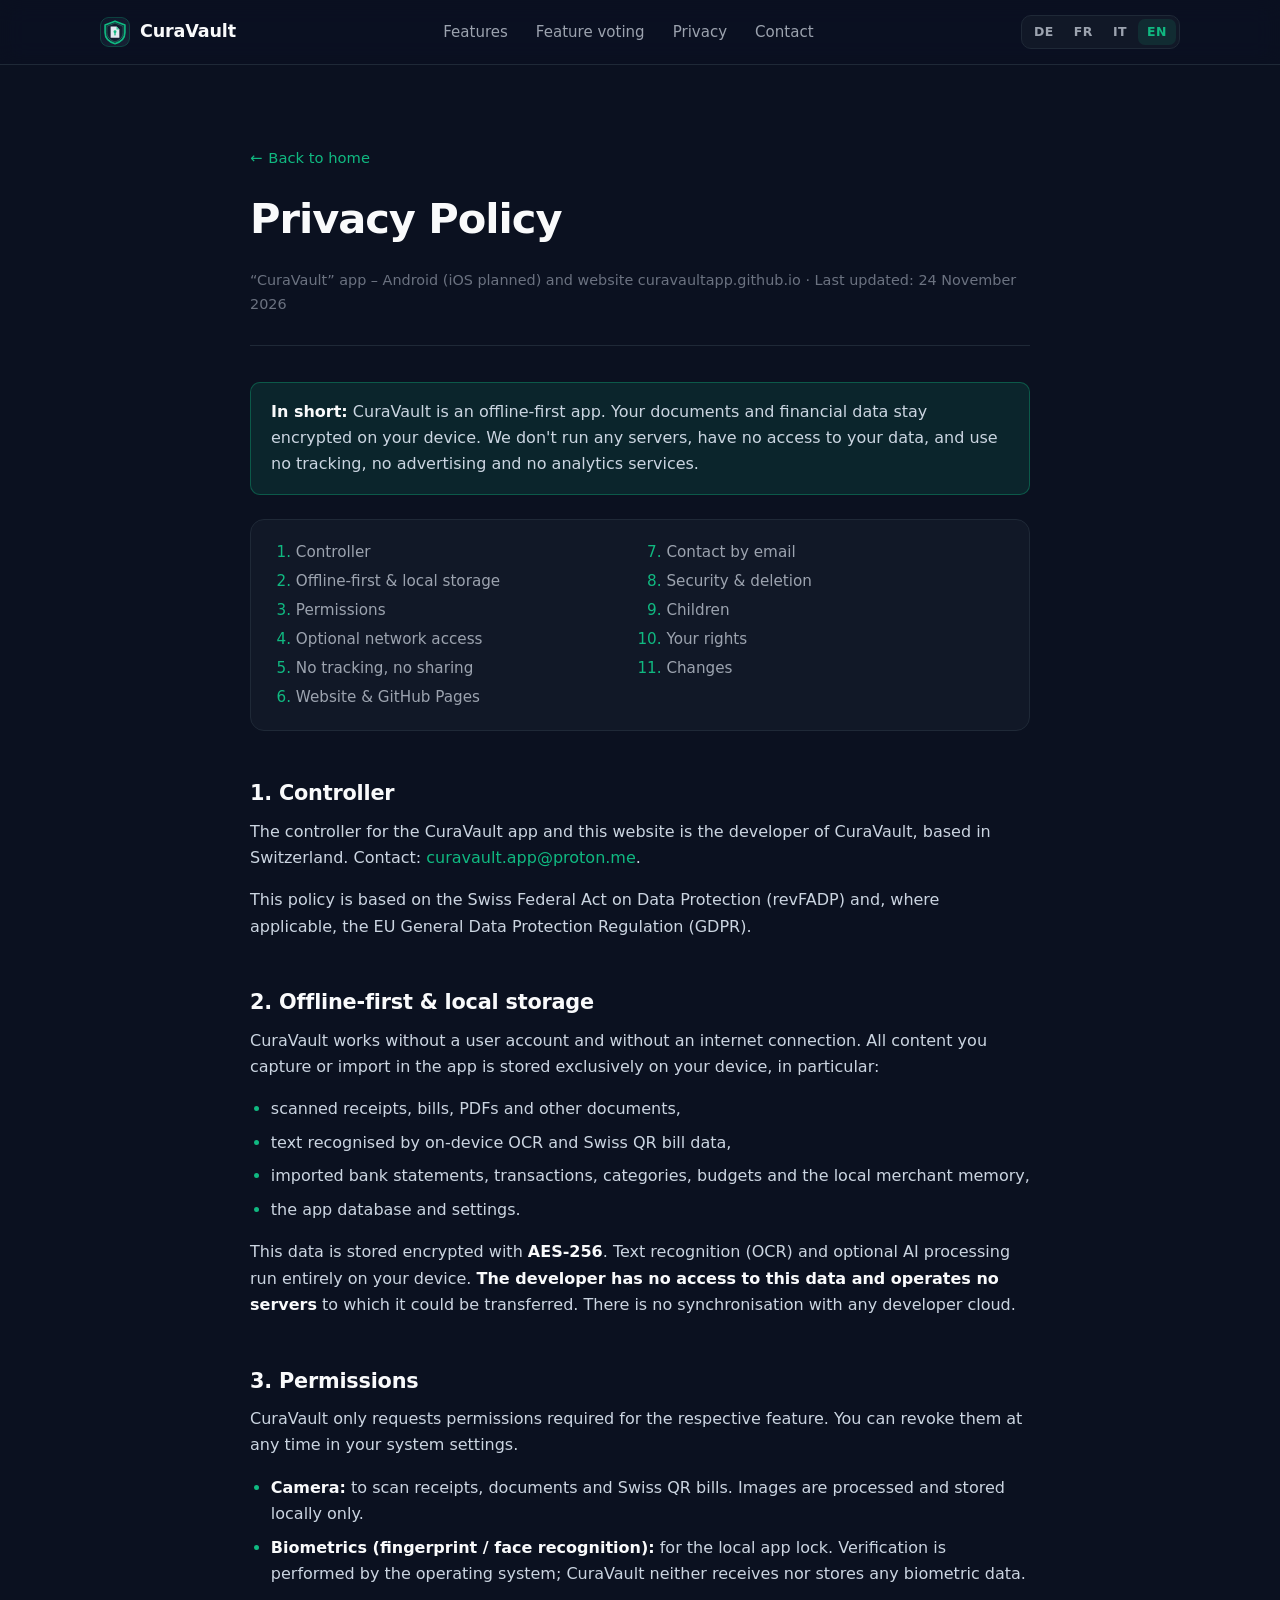
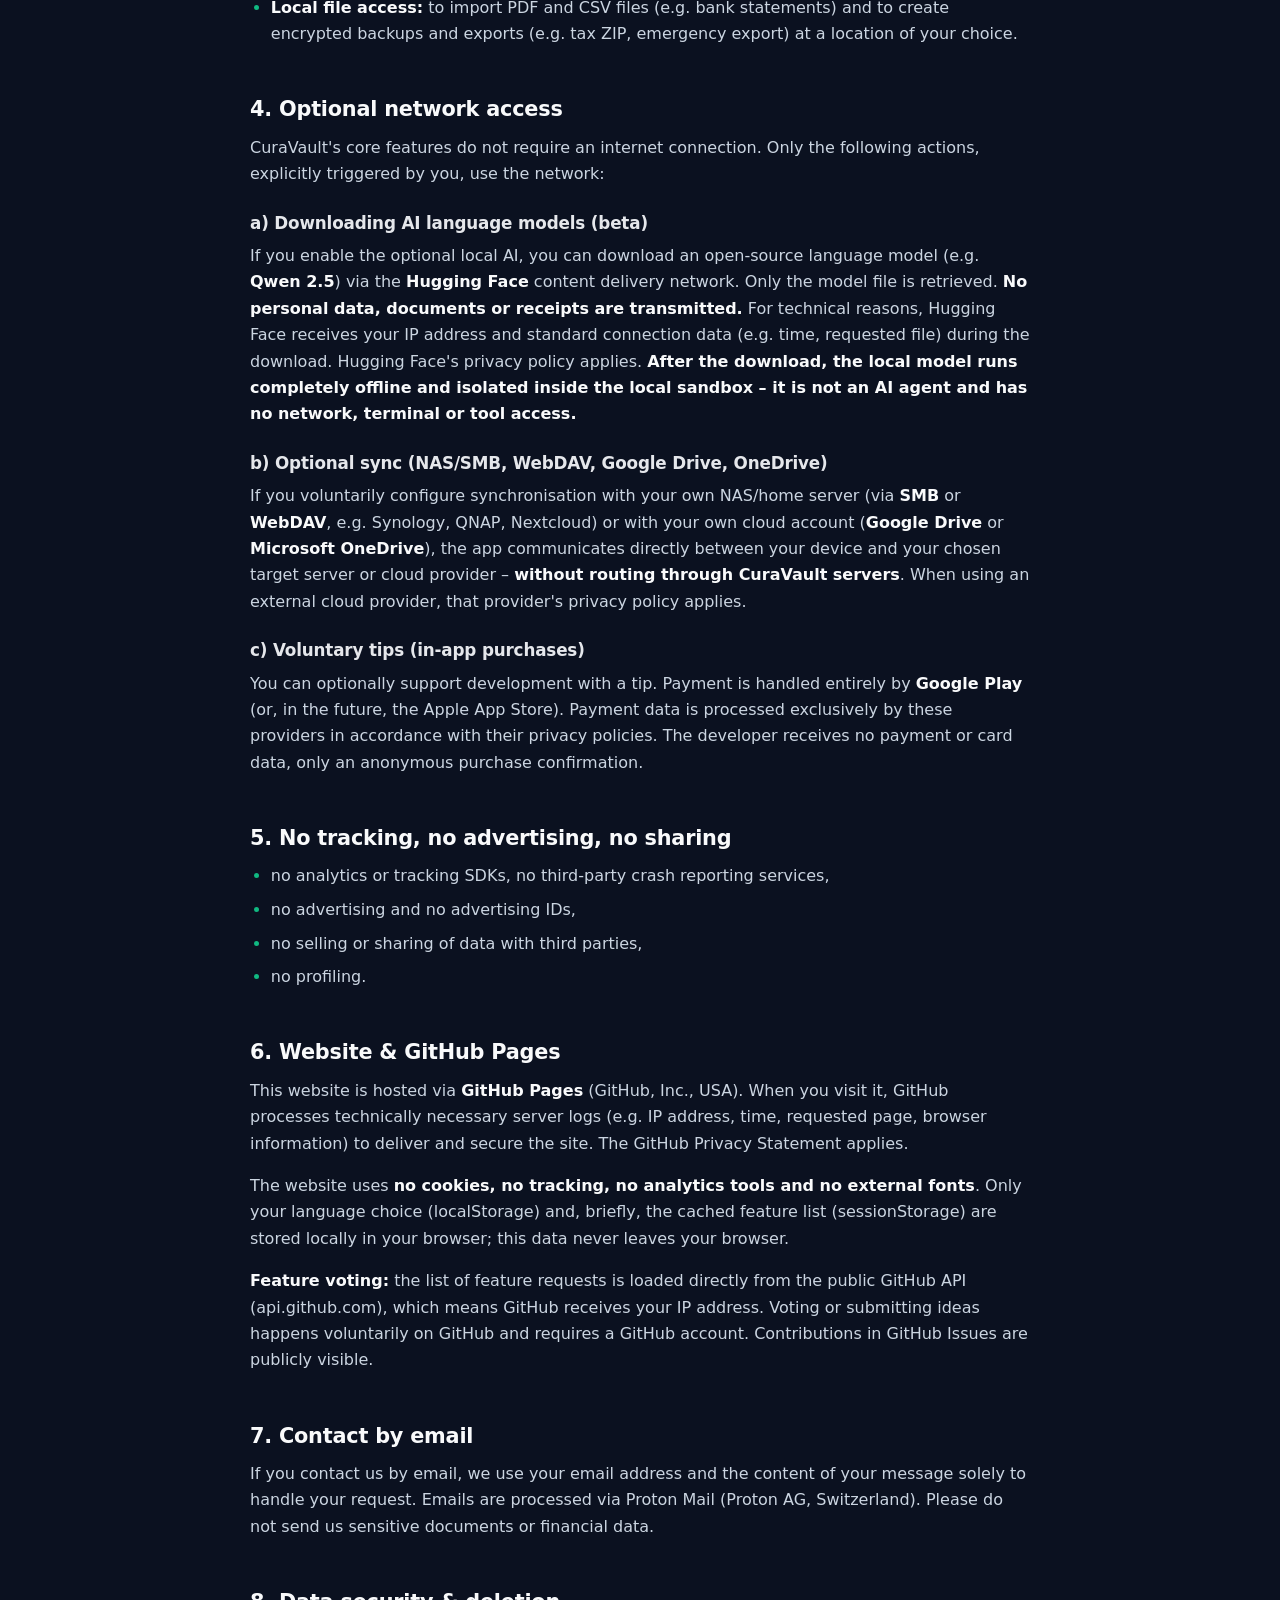
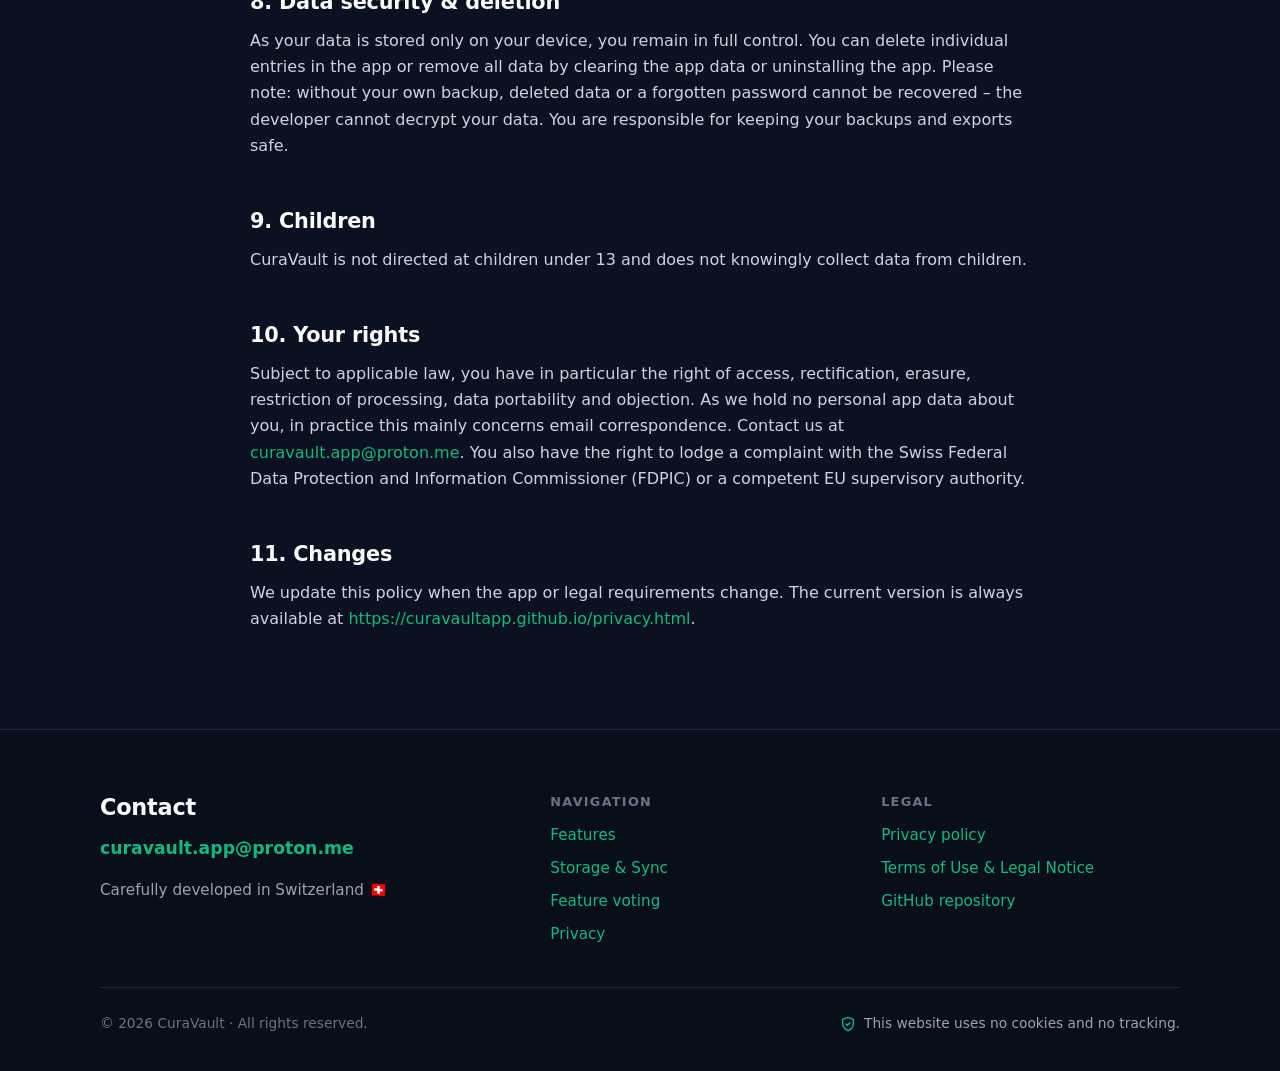
<file: privacy.html>
<!DOCTYPE html>
<html lang="de">
<head>
  <meta charset="utf-8">
  <meta name="viewport" content="width=device-width, initial-scale=1">
  <title>Datenschutzerklärung – CuraVault</title>
  <meta name="description" content="Datenschutzerklärung der App CuraVault: Offline-First, lokale AES-256-Verschlüsselung, kein Tracking, keine Server. Privacy Policy in DE, FR, IT, EN.">
  <meta name="theme-color" content="#0B1120">
  <meta name="color-scheme" content="dark">
  <meta name="referrer" content="no-referrer">
  <meta http-equiv="Content-Security-Policy" content="default-src 'self'; script-src 'self'; style-src 'self'; img-src 'self' data:; connect-src 'none'; base-uri 'self'; form-action 'none'">
  <link rel="canonical" href="https://curavaultapp.github.io/privacy.html">
  <link rel="icon" href="favicon.svg" type="image/svg+xml">
  <link rel="stylesheet" href="styles.css">
  <meta property="og:type" content="website">
  <meta property="og:url" content="https://curavaultapp.github.io/privacy.html">
  <meta property="og:title" content="Datenschutzerklärung – CuraVault">
  <meta property="og:description" content="Offline-First, lokale AES-256-Verschlüsselung, keine Server und kein Tracking. Datenschutzerklärung für CuraVault in DE, FR, IT und EN.">
  <meta property="og:image" content="https://curavaultapp.github.io/assets/og-preview.png">
  <meta name="twitter:card" content="summary_large_image">
  <meta name="twitter:title" content="Datenschutzerklärung – CuraVault">
  <meta name="twitter:description" content="Offline-First, lokale AES-256-Verschlüsselung, keine Server und kein Tracking. Datenschutzerklärung für CuraVault in DE, FR, IT und EN.">
  <meta name="twitter:image" content="https://curavaultapp.github.io/assets/og-preview.png">
  <script type="application/ld+json">
  {
    "@context": "https://schema.org",
    "@type": "SoftwareApplication",
    "name": "CuraVault",
    "operatingSystem": "Android",
    "applicationCategory": "FinanceApplication",
    "url": "https://curavaultapp.github.io/",
    "image": "https://curavaultapp.github.io/assets/og-preview.png",
    "description": "Privater Offline-First Finanz- und Dokumententresor mit lokaler AES-256-Verschlüsselung, Swiss-QR, On-Device OCR und Multiwährung.",
    "inLanguage": ["de", "fr", "it", "en"]
  }
  </script>
</head>
<body data-page="privacy">
  <a class="skip-link" href="#main" data-i18n="a11y.skip">Zum Inhalt springen</a>

  <header class="site-header">
    <nav class="container nav" aria-label="Navigation">
      <a class="brand" href="index.html" aria-label="CuraVault">
        <img src="assets/logo.svg" alt="" width="30" height="30" aria-hidden="true">
        <span>CuraVault</span>
      </a>
      <ul class="nav-links" id="nav-links">
        <li><a href="index.html#features" data-i18n="nav.features">Funktionen</a></li>
        <li><a href="index.html#voting" data-i18n="nav.voting">Feature-Voting</a></li>
        <li><a href="index.html#privacy" data-i18n="nav.privacy">Datenschutz</a></li>
        <li><a href="#contact" data-i18n="nav.contact">Kontakt</a></li>
      </ul>
      <div class="nav-right">
        <div class="lang-switch" role="group" aria-label="Sprache wählen" data-i18n-attr="aria-label:a11y.lang">
          <button type="button" data-lang="de" lang="de" aria-pressed="true" title="Deutsch">DE</button>
          <button type="button" data-lang="fr" lang="fr" aria-pressed="false" title="Français">FR</button>
          <button type="button" data-lang="it" lang="it" aria-pressed="false" title="Italiano">IT</button>
          <button type="button" data-lang="en" lang="en" aria-pressed="false" title="English">EN</button>
        </div>
        <button class="nav-toggle" type="button" aria-controls="nav-links" aria-expanded="false" aria-label="Menü öffnen" data-i18n-attr="aria-label:a11y.menu">
          <svg viewBox="0 0 24 24" fill="none" stroke="currentColor" stroke-width="2" stroke-linecap="round" aria-hidden="true"><path d="M4 7h16M4 12h16M4 17h16"/></svg>
        </button>
      </div>
    </nav>
  </header>

  <main id="main" class="legal">
    <div class="container">
      <a class="back-link" href="index.html">← <span data-i18n="legal.back">Zurück zur Startseite</span></a>

      <!-- ===================================================== DEUTSCH -->
      <article data-lang-block="de" lang="de" class="active" data-title="Datenschutzerklärung – CuraVault">
        <header class="legal-head">
          <h1>Datenschutzerklärung</h1>
          <p class="meta">App „CuraVault“ – Android (iOS geplant) und Website curavaultapp.github.io · Stand: 24. November 2026</p>
        </header>

        <div class="callout">
          <p><strong>Kurz gesagt:</strong> CuraVault ist eine Offline-First-App. Deine Dokumente und Finanzdaten bleiben verschlüsselt auf deinem Gerät. Wir betreiben keine Server, haben keinen Zugriff auf deine Daten, verwenden kein Tracking, keine Werbung und keine Analyse-Dienste.</p>
        </div>

        <nav class="toc" aria-label="Inhalt">
          <ol>
            <li><a href="#de-1">Verantwortlicher</a></li>
            <li><a href="#de-2">Offline-First &amp; lokale Speicherung</a></li>
            <li><a href="#de-3">Berechtigungen</a></li>
            <li><a href="#de-4">Optionale Netzwerkzugriffe</a></li>
            <li><a href="#de-5">Kein Tracking, keine Weitergabe</a></li>
            <li><a href="#de-6">Website &amp; GitHub Pages</a></li>
            <li><a href="#de-7">Kontakt per E-Mail</a></li>
            <li><a href="#de-8">Datensicherheit &amp; Löschung</a></li>
            <li><a href="#de-9">Kinder</a></li>
            <li><a href="#de-10">Deine Rechte</a></li>
            <li><a href="#de-11">Änderungen</a></li>
          </ol>
        </nav>

        <h2 id="de-1">1. Verantwortlicher</h2>
        <p>Verantwortlich für die App CuraVault und diese Website ist der Entwickler von CuraVault mit Sitz in der Schweiz. Kontakt: <a href="mailto:curavault.app@proton.me">curavault.app@proton.me</a>.</p>
        <p>Diese Erklärung richtet sich nach dem Schweizer Bundesgesetz über den Datenschutz (revDSG) und – soweit anwendbar – nach der EU-Datenschutz-Grundverordnung (DSGVO).</p>

        <h2 id="de-2">2. Offline-First &amp; lokale Speicherung</h2>
        <p>CuraVault funktioniert ohne Benutzerkonto und ohne Internetverbindung. Sämtliche Inhalte, die du in der App erfasst oder importierst, werden ausschliesslich lokal auf deinem Gerät gespeichert, insbesondere:</p>
        <ul>
          <li>gescannte Belege, Rechnungen, PDFs und sonstige Dokumente,</li>
          <li>per On-Device-OCR erkannte Texte und Swiss-QR-Rechnungsdaten,</li>
          <li>importierte Kontoauszüge, Buchungen, Kategorien, Budgets und das lokale Händler-Gedächtnis,</li>
          <li>die App-Datenbank und Einstellungen.</li>
        </ul>
        <p>Diese Daten werden mit <strong>AES-256</strong> verschlüsselt gespeichert. Die Texterkennung (OCR) und die optionale KI-Verarbeitung laufen vollständig auf deinem Gerät. <strong>Der Entwickler hat keinen Zugriff auf diese Daten und betreibt keine Server</strong>, auf die sie übertragen würden. Es findet keine Synchronisation mit einer Cloud des Entwicklers statt.</p>

        <h2 id="de-3">3. Berechtigungen</h2>
        <p>CuraVault fragt nur Berechtigungen an, die für die jeweilige Funktion nötig sind. Du kannst sie jederzeit in den Systemeinstellungen widerrufen.</p>
        <ul>
          <li><strong>Kamera:</strong> zum Scannen von Belegen, Dokumenten und Swiss-QR-Rechnungen. Die Bilder werden nur lokal verarbeitet und gespeichert.</li>
          <li><strong>Biometrie (Fingerabdruck / Gesichtserkennung):</strong> für die lokale App-Sperre. Die Prüfung erfolgt durch das Betriebssystem; CuraVault erhält und speichert keine biometrischen Daten.</li>
          <li><strong>Lokaler Dateizugriff:</strong> für den Import von PDF- und CSV-Dateien (z. B. Kontoauszüge) sowie für das Erstellen verschlüsselter Backups und Exporte (z. B. Steuer-ZIP, Notfall-Export) an einem von dir gewählten Speicherort.</li>
        </ul>

        <h2 id="de-4">4. Optionale Netzwerkzugriffe</h2>
        <p>Für die Kernfunktionen benötigt CuraVault keine Internetverbindung. Nur die folgenden, ausdrücklich von dir ausgelösten Aktionen nutzen das Netzwerk:</p>
        <h3>a) Download von KI-Sprachmodellen (Beta)</h3>
        <p>Wenn du die optionale lokale KI aktivierst, kannst du ein Open-Source-Sprachmodell (z. B. <strong>Qwen 2.5</strong>) über das Content Delivery Network von <strong>Hugging Face</strong> herunterladen. Dabei wird lediglich die Modelldatei abgerufen. <strong>Es werden keine persönlichen Daten, Dokumente oder Belege übertragen.</strong> Technisch bedingt erhält Hugging Face beim Download deine IP-Adresse und übliche Verbindungsdaten (z. B. Zeitpunkt, angefragte Datei). Es gelten die Datenschutzbestimmungen von Hugging Face. <strong>Nach dem Download läuft das lokale Modell vollständig offline und isoliert in der lokalen Sandbox – es ist kein KI-Agent und besitzt weder Netzwerk-, Terminal- noch Tool-Zugriff.</strong></p>
        <h3>b) Optionaler Sync (NAS/SMB, WebDAV, Google Drive, OneDrive)</h3>
        <p>Wenn du freiwillig eine Synchronisation mit deinem eigenen NAS/Heimserver (über <strong>SMB</strong> oder <strong>WebDAV</strong>, z. B. Synology, QNAP, Nextcloud) oder mit deinem eigenen Cloud-Konto (<strong>Google Drive</strong> oder <strong>Microsoft OneDrive</strong>) einrichtest, kommuniziert die App direkt zwischen deinem Gerät und dem von dir gewählten Zielserver bzw. Cloud-Anbieter – <strong>ohne Umweg über CuraVault-Server</strong>. Bei Nutzung eines externen Cloud-Anbieters gelten dessen jeweilige Datenschutzbestimmungen.</p>
        <h3>c) Freiwillige Trinkgelder (In-App-Käufe)</h3>
        <p>Optional kannst du die Entwicklung mit einem Trinkgeld unterstützen. Die Zahlung wird vollständig über <strong>Google Play</strong> (bzw. künftig den Apple App Store) abgewickelt. Zahlungsdaten werden ausschliesslich von diesen Anbietern verarbeitet; es gelten deren Datenschutzbestimmungen. Der Entwickler erhält keine Zahlungs- oder Kartendaten, sondern nur die anonyme Bestätigung des Kaufs.</p>

        <h2 id="de-5">5. Kein Tracking, keine Werbung, keine Weitergabe</h2>
        <ul>
          <li>keine Analyse- oder Tracking-SDKs, keine Crash-Reporting-Dienste von Drittanbietern,</li>
          <li>keine Werbung und keine Werbe-IDs,</li>
          <li>kein Verkauf und keine Weitergabe von Daten an Dritte,</li>
          <li>keine Profilbildung.</li>
        </ul>

        <h2 id="de-6">6. Website &amp; GitHub Pages</h2>
        <p>Diese Website wird über <strong>GitHub Pages</strong> (GitHub, Inc., USA) bereitgestellt. Beim Aufruf verarbeitet GitHub technisch notwendige Server-Logdaten (z. B. IP-Adresse, Zeitpunkt, angeforderte Seite, Browser-Informationen), um die Seite auszuliefern und abzusichern. Es gilt das GitHub Privacy Statement.</p>
        <p>Die Website verwendet <strong>keine Cookies, kein Tracking, keine Analyse-Tools und keine externen Schriftarten</strong>. Lokal in deinem Browser gespeichert werden nur deine Sprachwahl (localStorage) und für kurze Zeit die zwischengespeicherte Feature-Liste (sessionStorage); diese Daten verlassen deinen Browser nicht.</p>
        <p><strong>Feature-Voting:</strong> Die Liste der Feature-Wünsche wird direkt von der öffentlichen GitHub-API (api.github.com) geladen; dabei erhält GitHub deine IP-Adresse. Abstimmen oder Einreichen von Ideen erfolgt freiwillig auf GitHub und setzt ein GitHub-Konto voraus. Beiträge in GitHub Issues sind öffentlich einsehbar.</p>

        <h2 id="de-7">7. Kontakt per E-Mail</h2>
        <p>Wenn du uns per E-Mail kontaktierst, verwenden wir deine E-Mail-Adresse und den Inhalt deiner Nachricht ausschliesslich zur Bearbeitung deiner Anfrage. Die E-Mails werden über Proton Mail (Proton AG, Schweiz) verarbeitet. Bitte sende uns keine sensiblen Dokumente oder Finanzdaten.</p>

        <h2 id="de-8">8. Datensicherheit &amp; Löschung</h2>
        <p>Da deine Daten nur auf deinem Gerät liegen, hast du die volle Kontrolle darüber. Du kannst einzelne Einträge in der App löschen oder alle Daten entfernen, indem du die App-Daten löschst oder die App deinstallierst. Bitte beachte: Ohne eigenes Backup sind gelöschte Daten oder ein vergessenes Passwort nicht wiederherstellbar – der Entwickler kann deine Daten nicht entschlüsseln. Für die sichere Aufbewahrung von Backups und Exporten bist du selbst verantwortlich.</p>

        <h2 id="de-9">9. Kinder</h2>
        <p>CuraVault richtet sich nicht an Kinder unter 13 Jahren und erhebt wissentlich keine Daten von Kindern.</p>

        <h2 id="de-10">10. Deine Rechte</h2>
        <p>Du hast im Rahmen des anwendbaren Rechts insbesondere das Recht auf Auskunft, Berichtigung, Löschung, Einschränkung der Bearbeitung, Datenübertragbarkeit und Widerspruch. Da wir keine personenbezogenen App-Daten von dir besitzen, betrifft dies in der Praxis vor allem E-Mail-Korrespondenz. Wende dich dafür an <a href="mailto:curavault.app@proton.me">curavault.app@proton.me</a>. Du hast zudem das Recht, dich beim Eidgenössischen Datenschutz- und Öffentlichkeitsbeauftragten (EDÖB) oder einer zuständigen Aufsichtsbehörde in der EU zu beschweren.</p>

        <h2 id="de-11">11. Änderungen</h2>
        <p>Wir passen diese Datenschutzerklärung an, wenn sich die App oder die rechtlichen Anforderungen ändern. Die aktuelle Fassung ist stets unter <a href="https://curavaultapp.github.io/privacy.html">https://curavaultapp.github.io/privacy.html</a> abrufbar.</p>
      </article>

      <!-- ===================================================== FRANÇAIS -->
      <article data-lang-block="fr" lang="fr" data-title="Politique de confidentialité – CuraVault">
        <header class="legal-head">
          <h1>Politique de confidentialité</h1>
          <p class="meta">Application « CuraVault » – Android (iOS prévu) et site curavaultapp.github.io · Version du 24 novembre 2026</p>
        </header>

        <div class="callout">
          <p><strong>En bref :</strong> CuraVault est une application « offline-first ». Tes documents et données financières restent chiffrés sur ton appareil. Nous n'exploitons aucun serveur, n'avons aucun accès à tes données et n'utilisons ni pistage, ni publicité, ni service d'analyse.</p>
        </div>

        <nav class="toc" aria-label="Sommaire">
          <ol>
            <li><a href="#fr-1">Responsable</a></li>
            <li><a href="#fr-2">Offline-first &amp; stockage local</a></li>
            <li><a href="#fr-3">Autorisations</a></li>
            <li><a href="#fr-4">Accès réseau optionnels</a></li>
            <li><a href="#fr-5">Aucun pistage ni partage</a></li>
            <li><a href="#fr-6">Site web &amp; GitHub Pages</a></li>
            <li><a href="#fr-7">Contact par e-mail</a></li>
            <li><a href="#fr-8">Sécurité &amp; suppression</a></li>
            <li><a href="#fr-9">Enfants</a></li>
            <li><a href="#fr-10">Tes droits</a></li>
            <li><a href="#fr-11">Modifications</a></li>
          </ol>
        </nav>

        <h2 id="fr-1">1. Responsable</h2>
        <p>Le responsable de l'application CuraVault et de ce site est le développeur de CuraVault, établi en Suisse. Contact : <a href="mailto:curavault.app@proton.me">curavault.app@proton.me</a>.</p>
        <p>La présente politique se fonde sur la loi fédérale suisse sur la protection des données (nLPD) et, dans la mesure où il est applicable, sur le Règlement général sur la protection des données de l'UE (RGPD).</p>

        <h2 id="fr-2">2. Offline-first &amp; stockage local</h2>
        <p>CuraVault fonctionne sans compte utilisateur et sans connexion Internet. Tous les contenus que tu saisis ou importes dans l'application sont stockés exclusivement en local sur ton appareil, notamment :</p>
        <ul>
          <li>justificatifs numérisés, factures, PDF et autres documents,</li>
          <li>textes reconnus par OCR sur l'appareil et données de QR-factures suisses,</li>
          <li>relevés bancaires importés, transactions, catégories, budgets et mémoire locale des commerçants,</li>
          <li>la base de données et les réglages de l'application.</li>
        </ul>
        <p>Ces données sont stockées chiffrées en <strong>AES-256</strong>. La reconnaissance de texte (OCR) et le traitement optionnel par IA s'exécutent entièrement sur ton appareil. <strong>Le développeur n'a aucun accès à ces données et n'exploite aucun serveur</strong> vers lequel elles seraient transférées. Aucune synchronisation avec un cloud du développeur n'a lieu.</p>

        <h2 id="fr-3">3. Autorisations</h2>
        <p>CuraVault ne demande que les autorisations nécessaires à chaque fonction. Tu peux les révoquer à tout moment dans les réglages du système.</p>
        <ul>
          <li><strong>Caméra :</strong> pour numériser justificatifs, documents et QR-factures suisses. Les images sont traitées et stockées uniquement en local.</li>
          <li><strong>Biométrie (empreinte digitale / reconnaissance faciale) :</strong> pour le verrouillage local de l'application. La vérification est effectuée par le système d'exploitation ; CuraVault ne reçoit ni ne stocke aucune donnée biométrique.</li>
          <li><strong>Accès local aux fichiers :</strong> pour importer des fichiers PDF et CSV (p. ex. relevés bancaires) et pour créer des sauvegardes et exports chiffrés (p. ex. ZIP fiscal, export d'urgence) à l'emplacement de ton choix.</li>
        </ul>

        <h2 id="fr-4">4. Accès réseau optionnels</h2>
        <p>Les fonctions principales de CuraVault ne nécessitent aucune connexion Internet. Seules les actions suivantes, déclenchées expressément par toi, utilisent le réseau :</p>
        <h3>a) Téléchargement de modèles de langage IA (bêta)</h3>
        <p>Si tu actives l'IA locale optionnelle, tu peux télécharger un modèle de langage open source (p. ex. <strong>Qwen 2.5</strong>) via le réseau de diffusion de contenu de <strong>Hugging Face</strong>. Seul le fichier du modèle est récupéré. <strong>Aucune donnée personnelle, aucun document ni justificatif n'est transmis.</strong> Pour des raisons techniques, Hugging Face reçoit ton adresse IP et les données de connexion usuelles (p. ex. heure, fichier demandé). La politique de confidentialité de Hugging Face s'applique. <strong>Après le téléchargement, le modèle local fonctionne entièrement hors ligne et isolé dans la sandbox locale – ce n'est pas un agent IA et il ne possède aucun accès réseau, terminal ni outil.</strong></p>
        <h3>b) Synchronisation optionnelle (NAS/SMB, WebDAV, Google Drive, OneDrive)</h3>
        <p>Si tu configures volontairement une synchronisation avec ton propre NAS/serveur domestique (via <strong>SMB</strong> ou <strong>WebDAV</strong>, p. ex. Synology, QNAP, Nextcloud) ou avec ton propre compte cloud (<strong>Google Drive</strong> ou <strong>Microsoft OneDrive</strong>), l'application communique directement entre ton appareil et le serveur ou fournisseur cloud choisi – <strong>sans passer par des serveurs CuraVault</strong>. En cas d'utilisation d'un fournisseur cloud externe, sa propre politique de confidentialité s'applique.</p>
        <h3>c) Pourboires volontaires (achats intégrés)</h3>
        <p>Tu peux soutenir le développement par un pourboire facultatif. Le paiement est entièrement traité par <strong>Google Play</strong> (ou, à l'avenir, l'Apple App Store). Les données de paiement sont traitées exclusivement par ces fournisseurs, selon leurs politiques de confidentialité. Le développeur ne reçoit aucune donnée de paiement ou de carte, seulement la confirmation anonyme de l'achat.</p>

        <h2 id="fr-5">5. Aucun pistage, aucune publicité, aucun partage</h2>
        <ul>
          <li>aucun SDK d'analyse ou de pistage, aucun service tiers de rapport de plantage,</li>
          <li>aucune publicité ni identifiant publicitaire,</li>
          <li>aucune vente ni transmission de données à des tiers,</li>
          <li>aucun profilage.</li>
        </ul>

        <h2 id="fr-6">6. Site web &amp; GitHub Pages</h2>
        <p>Ce site est hébergé via <strong>GitHub Pages</strong> (GitHub, Inc., États-Unis). Lors de la consultation, GitHub traite des journaux serveur techniquement nécessaires (p. ex. adresse IP, heure, page demandée, informations sur le navigateur) afin de diffuser et sécuriser le site. La déclaration de confidentialité de GitHub s'applique.</p>
        <p>Le site n'utilise <strong>aucun cookie, aucun pistage, aucun outil d'analyse ni police externe</strong>. Seuls ton choix de langue (localStorage) et, brièvement, la liste des idées mise en cache (sessionStorage) sont enregistrés localement dans ton navigateur ; ces données ne quittent pas ton navigateur.</p>
        <p><strong>Vote des idées :</strong> la liste des idées est chargée directement depuis l'API publique de GitHub (api.github.com) ; GitHub reçoit alors ton adresse IP. Voter ou proposer des idées se fait volontairement sur GitHub et nécessite un compte GitHub. Les contributions dans les GitHub Issues sont publiques.</p>

        <h2 id="fr-7">7. Contact par e-mail</h2>
        <p>Si tu nous contactes par e-mail, nous utilisons ton adresse e-mail et le contenu de ton message uniquement pour traiter ta demande. Les e-mails sont traités via Proton Mail (Proton AG, Suisse). Merci de ne pas nous envoyer de documents sensibles ou de données financières.</p>

        <h2 id="fr-8">8. Sécurité des données &amp; suppression</h2>
        <p>Tes données se trouvant uniquement sur ton appareil, tu en gardes le contrôle total. Tu peux supprimer des entrées dans l'application ou effacer toutes les données en supprimant les données de l'application ou en la désinstallant. Attention : sans sauvegarde personnelle, les données supprimées ou un mot de passe oublié ne peuvent pas être récupérés – le développeur ne peut pas déchiffrer tes données. Tu es responsable de la conservation sûre de tes sauvegardes et exports.</p>

        <h2 id="fr-9">9. Enfants</h2>
        <p>CuraVault ne s'adresse pas aux enfants de moins de 13 ans et ne collecte sciemment aucune donnée concernant des enfants.</p>

        <h2 id="fr-10">10. Tes droits</h2>
        <p>Dans le cadre du droit applicable, tu disposes notamment des droits d'accès, de rectification, d'effacement, de limitation du traitement, de portabilité et d'opposition. Comme nous ne détenons aucune donnée personnelle issue de l'application, cela concerne en pratique surtout la correspondance par e-mail. Contacte-nous à <a href="mailto:curavault.app@proton.me">curavault.app@proton.me</a>. Tu as également le droit de déposer une plainte auprès du Préposé fédéral à la protection des données et à la transparence (PFPDT) ou d'une autorité de contrôle compétente de l'UE.</p>

        <h2 id="fr-11">11. Modifications</h2>
        <p>Nous adaptons cette politique lorsque l'application ou les exigences légales évoluent. La version actuelle est toujours disponible à l'adresse <a href="https://curavaultapp.github.io/privacy.html">https://curavaultapp.github.io/privacy.html</a>.</p>
      </article>

      <!-- ===================================================== ITALIANO -->
      <article data-lang-block="it" lang="it" data-title="Informativa sulla privacy – CuraVault">
        <header class="legal-head">
          <h1>Informativa sulla privacy</h1>
          <p class="meta">App «CuraVault» – Android (iOS previsto) e sito curavaultapp.github.io · Versione del 24 novembre 2026</p>
        </header>

        <div class="callout">
          <p><strong>In breve:</strong> CuraVault è un'app «offline-first». I tuoi documenti e dati finanziari restano crittografati sul tuo dispositivo. Non gestiamo server, non abbiamo accesso ai tuoi dati e non utilizziamo tracciamento, pubblicità o servizi di analisi.</p>
        </div>

        <nav class="toc" aria-label="Indice">
          <ol>
            <li><a href="#it-1">Titolare</a></li>
            <li><a href="#it-2">Offline-first &amp; archiviazione locale</a></li>
            <li><a href="#it-3">Autorizzazioni</a></li>
            <li><a href="#it-4">Accessi di rete opzionali</a></li>
            <li><a href="#it-5">Nessun tracciamento né condivisione</a></li>
            <li><a href="#it-6">Sito web &amp; GitHub Pages</a></li>
            <li><a href="#it-7">Contatto via e-mail</a></li>
            <li><a href="#it-8">Sicurezza &amp; cancellazione</a></li>
            <li><a href="#it-9">Minori</a></li>
            <li><a href="#it-10">I tuoi diritti</a></li>
            <li><a href="#it-11">Modifiche</a></li>
          </ol>
        </nav>

        <h2 id="it-1">1. Titolare</h2>
        <p>Titolare dell'app CuraVault e di questo sito è lo sviluppatore di CuraVault, con sede in Svizzera. Contatto: <a href="mailto:curavault.app@proton.me">curavault.app@proton.me</a>.</p>
        <p>La presente informativa si basa sulla Legge federale svizzera sulla protezione dei dati (nLPD) e, nella misura applicabile, sul Regolamento generale sulla protezione dei dati dell'UE (GDPR).</p>

        <h2 id="it-2">2. Offline-first &amp; archiviazione locale</h2>
        <p>CuraVault funziona senza account utente e senza connessione Internet. Tutti i contenuti che inserisci o importi nell'app vengono salvati esclusivamente in locale sul tuo dispositivo, in particolare:</p>
        <ul>
          <li>ricevute scansionate, fatture, PDF e altri documenti,</li>
          <li>testi riconosciuti tramite OCR sul dispositivo e dati delle QR-fatture svizzere,</li>
          <li>estratti conto importati, movimenti, categorie, budget e memoria locale degli esercenti,</li>
          <li>il database e le impostazioni dell'app.</li>
        </ul>
        <p>Questi dati vengono salvati crittografati con <strong>AES-256</strong>. Il riconoscimento del testo (OCR) e l'elaborazione IA opzionale avvengono interamente sul tuo dispositivo. <strong>Lo sviluppatore non ha accesso a questi dati e non gestisce server</strong> verso cui verrebbero trasferiti. Non avviene alcuna sincronizzazione con un cloud dello sviluppatore.</p>

        <h2 id="it-3">3. Autorizzazioni</h2>
        <p>CuraVault richiede solo le autorizzazioni necessarie per ciascuna funzione. Puoi revocarle in qualsiasi momento nelle impostazioni di sistema.</p>
        <ul>
          <li><strong>Fotocamera:</strong> per scansionare ricevute, documenti e QR-fatture svizzere. Le immagini vengono elaborate e salvate solo in locale.</li>
          <li><strong>Biometria (impronta digitale / riconoscimento facciale):</strong> per il blocco locale dell'app. La verifica è effettuata dal sistema operativo; CuraVault non riceve né salva dati biometrici.</li>
          <li><strong>Accesso locale ai file:</strong> per importare file PDF e CSV (ad es. estratti conto) e per creare backup ed esportazioni crittografati (ad es. ZIP fiscale, export di emergenza) nella posizione da te scelta.</li>
        </ul>

        <h2 id="it-4">4. Accessi di rete opzionali</h2>
        <p>Le funzioni principali di CuraVault non richiedono una connessione Internet. Solo le seguenti azioni, avviate espressamente da te, utilizzano la rete:</p>
        <h3>a) Download di modelli linguistici IA (beta)</h3>
        <p>Se attivi l'IA locale opzionale, puoi scaricare un modello linguistico open source (ad es. <strong>Qwen 2.5</strong>) tramite la rete di distribuzione dei contenuti di <strong>Hugging Face</strong>. Viene scaricato soltanto il file del modello. <strong>Non vengono trasmessi dati personali, documenti o ricevute.</strong> Per motivi tecnici, Hugging Face riceve il tuo indirizzo IP e i consueti dati di connessione (ad es. orario, file richiesto). Si applica l'informativa sulla privacy di Hugging Face. <strong>Dopo il download, il modello locale funziona completamente offline e isolato nella sandbox locale – non è un agente IA e non possiede accesso alla rete, al terminale né a strumenti esterni.</strong></p>
        <h3>b) Sincronizzazione opzionale (NAS/SMB, WebDAV, Google Drive, OneDrive)</h3>
        <p>Se configuri volontariamente una sincronizzazione con il tuo NAS/server domestico (tramite <strong>SMB</strong> o <strong>WebDAV</strong>, ad es. Synology, QNAP, Nextcloud) o con il tuo account cloud (<strong>Google Drive</strong> o <strong>Microsoft OneDrive</strong>), l'app comunica direttamente tra il tuo dispositivo e il server o provider cloud scelto – <strong>senza passare da server CuraVault</strong>. In caso di utilizzo di un provider cloud esterno si applica la relativa informativa sulla privacy.</p>
        <h3>c) Mance volontarie (acquisti in-app)</h3>
        <p>Puoi sostenere lo sviluppo con una mancia facoltativa. Il pagamento è gestito interamente da <strong>Google Play</strong> (o, in futuro, dall'Apple App Store). I dati di pagamento sono trattati esclusivamente da questi fornitori, secondo le loro informative sulla privacy. Lo sviluppatore non riceve dati di pagamento o della carta, ma solo la conferma anonima dell'acquisto.</p>

        <h2 id="it-5">5. Nessun tracciamento, nessuna pubblicità, nessuna condivisione</h2>
        <ul>
          <li>nessun SDK di analisi o tracciamento, nessun servizio di crash reporting di terzi,</li>
          <li>nessuna pubblicità e nessun ID pubblicitario,</li>
          <li>nessuna vendita o cessione di dati a terzi,</li>
          <li>nessuna profilazione.</li>
        </ul>

        <h2 id="it-6">6. Sito web &amp; GitHub Pages</h2>
        <p>Questo sito è ospitato tramite <strong>GitHub Pages</strong> (GitHub, Inc., USA). Durante la visita, GitHub tratta log del server tecnicamente necessari (ad es. indirizzo IP, orario, pagina richiesta, informazioni sul browser) per fornire e proteggere il sito. Si applica il GitHub Privacy Statement.</p>
        <p>Il sito non utilizza <strong>cookie, tracciamento, strumenti di analisi né font esterni</strong>. Nel tuo browser vengono salvati localmente solo la lingua scelta (localStorage) e, per breve tempo, l'elenco delle idee memorizzato in cache (sessionStorage); questi dati non lasciano il tuo browser.</p>
        <p><strong>Votazione idee:</strong> l'elenco delle idee viene caricato direttamente dall'API pubblica di GitHub (api.github.com); GitHub riceve quindi il tuo indirizzo IP. Votare o proporre idee avviene volontariamente su GitHub e richiede un account GitHub. I contributi nelle GitHub Issues sono pubblici.</p>

        <h2 id="it-7">7. Contatto via e-mail</h2>
        <p>Se ci contatti via e-mail, utilizziamo il tuo indirizzo e il contenuto del messaggio esclusivamente per gestire la tua richiesta. Le e-mail sono trattate tramite Proton Mail (Proton AG, Svizzera). Ti preghiamo di non inviarci documenti sensibili o dati finanziari.</p>

        <h2 id="it-8">8. Sicurezza dei dati &amp; cancellazione</h2>
        <p>Poiché i tuoi dati si trovano solo sul tuo dispositivo, ne mantieni il pieno controllo. Puoi eliminare singole voci nell'app oppure rimuovere tutti i dati cancellando i dati dell'app o disinstallandola. Attenzione: senza un backup personale, i dati eliminati o una password dimenticata non possono essere recuperati – lo sviluppatore non può decrittografare i tuoi dati. Sei responsabile della conservazione sicura di backup ed esportazioni.</p>

        <h2 id="it-9">9. Minori</h2>
        <p>CuraVault non è destinata a minori di 13 anni e non raccoglie consapevolmente dati di minori.</p>

        <h2 id="it-10">10. I tuoi diritti</h2>
        <p>Nei limiti del diritto applicabile hai in particolare il diritto di accesso, rettifica, cancellazione, limitazione del trattamento, portabilità e opposizione. Poiché non disponiamo di dati personali provenienti dall'app, ciò riguarda in pratica soprattutto la corrispondenza via e-mail. Scrivici a <a href="mailto:curavault.app@proton.me">curavault.app@proton.me</a>. Hai inoltre il diritto di presentare reclamo all'Incaricato federale della protezione dei dati e della trasparenza (IFPDT) o a un'autorità di controllo competente dell'UE.</p>

        <h2 id="it-11">11. Modifiche</h2>
        <p>Aggiorniamo questa informativa quando cambiano l'app o i requisiti legali. La versione attuale è sempre disponibile all'indirizzo <a href="https://curavaultapp.github.io/privacy.html">https://curavaultapp.github.io/privacy.html</a>.</p>
      </article>

      <!-- ===================================================== ENGLISH -->
      <article data-lang-block="en" lang="en" data-title="Privacy Policy – CuraVault">
        <header class="legal-head">
          <h1>Privacy Policy</h1>
          <p class="meta">“CuraVault” app – Android (iOS planned) and website curavaultapp.github.io · Last updated: 24 November 2026</p>
        </header>

        <div class="callout">
          <p><strong>In short:</strong> CuraVault is an offline-first app. Your documents and financial data stay encrypted on your device. We don't run any servers, have no access to your data, and use no tracking, no advertising and no analytics services.</p>
        </div>

        <nav class="toc" aria-label="Contents">
          <ol>
            <li><a href="#en-1">Controller</a></li>
            <li><a href="#en-2">Offline-first &amp; local storage</a></li>
            <li><a href="#en-3">Permissions</a></li>
            <li><a href="#en-4">Optional network access</a></li>
            <li><a href="#en-5">No tracking, no sharing</a></li>
            <li><a href="#en-6">Website &amp; GitHub Pages</a></li>
            <li><a href="#en-7">Contact by email</a></li>
            <li><a href="#en-8">Security &amp; deletion</a></li>
            <li><a href="#en-9">Children</a></li>
            <li><a href="#en-10">Your rights</a></li>
            <li><a href="#en-11">Changes</a></li>
          </ol>
        </nav>

        <h2 id="en-1">1. Controller</h2>
        <p>The controller for the CuraVault app and this website is the developer of CuraVault, based in Switzerland. Contact: <a href="mailto:curavault.app@proton.me">curavault.app@proton.me</a>.</p>
        <p>This policy is based on the Swiss Federal Act on Data Protection (revFADP) and, where applicable, the EU General Data Protection Regulation (GDPR).</p>

        <h2 id="en-2">2. Offline-first &amp; local storage</h2>
        <p>CuraVault works without a user account and without an internet connection. All content you capture or import in the app is stored exclusively on your device, in particular:</p>
        <ul>
          <li>scanned receipts, bills, PDFs and other documents,</li>
          <li>text recognised by on-device OCR and Swiss QR bill data,</li>
          <li>imported bank statements, transactions, categories, budgets and the local merchant memory,</li>
          <li>the app database and settings.</li>
        </ul>
        <p>This data is stored encrypted with <strong>AES-256</strong>. Text recognition (OCR) and optional AI processing run entirely on your device. <strong>The developer has no access to this data and operates no servers</strong> to which it could be transferred. There is no synchronisation with any developer cloud.</p>

        <h2 id="en-3">3. Permissions</h2>
        <p>CuraVault only requests permissions required for the respective feature. You can revoke them at any time in your system settings.</p>
        <ul>
          <li><strong>Camera:</strong> to scan receipts, documents and Swiss QR bills. Images are processed and stored locally only.</li>
          <li><strong>Biometrics (fingerprint / face recognition):</strong> for the local app lock. Verification is performed by the operating system; CuraVault neither receives nor stores any biometric data.</li>
          <li><strong>Local file access:</strong> to import PDF and CSV files (e.g. bank statements) and to create encrypted backups and exports (e.g. tax ZIP, emergency export) at a location of your choice.</li>
        </ul>

        <h2 id="en-4">4. Optional network access</h2>
        <p>CuraVault's core features do not require an internet connection. Only the following actions, explicitly triggered by you, use the network:</p>
        <h3>a) Downloading AI language models (beta)</h3>
        <p>If you enable the optional local AI, you can download an open-source language model (e.g. <strong>Qwen 2.5</strong>) via the <strong>Hugging Face</strong> content delivery network. Only the model file is retrieved. <strong>No personal data, documents or receipts are transmitted.</strong> For technical reasons, Hugging Face receives your IP address and standard connection data (e.g. time, requested file) during the download. Hugging Face's privacy policy applies. <strong>After the download, the local model runs completely offline and isolated inside the local sandbox – it is not an AI agent and has no network, terminal or tool access.</strong></p>
        <h3>b) Optional sync (NAS/SMB, WebDAV, Google Drive, OneDrive)</h3>
        <p>If you voluntarily configure synchronisation with your own NAS/home server (via <strong>SMB</strong> or <strong>WebDAV</strong>, e.g. Synology, QNAP, Nextcloud) or with your own cloud account (<strong>Google Drive</strong> or <strong>Microsoft OneDrive</strong>), the app communicates directly between your device and your chosen target server or cloud provider – <strong>without routing through CuraVault servers</strong>. When using an external cloud provider, that provider's privacy policy applies.</p>
        <h3>c) Voluntary tips (in-app purchases)</h3>
        <p>You can optionally support development with a tip. Payment is handled entirely by <strong>Google Play</strong> (or, in the future, the Apple App Store). Payment data is processed exclusively by these providers in accordance with their privacy policies. The developer receives no payment or card data, only an anonymous purchase confirmation.</p>

        <h2 id="en-5">5. No tracking, no advertising, no sharing</h2>
        <ul>
          <li>no analytics or tracking SDKs, no third-party crash reporting services,</li>
          <li>no advertising and no advertising IDs,</li>
          <li>no selling or sharing of data with third parties,</li>
          <li>no profiling.</li>
        </ul>

        <h2 id="en-6">6. Website &amp; GitHub Pages</h2>
        <p>This website is hosted via <strong>GitHub Pages</strong> (GitHub, Inc., USA). When you visit it, GitHub processes technically necessary server logs (e.g. IP address, time, requested page, browser information) to deliver and secure the site. The GitHub Privacy Statement applies.</p>
        <p>The website uses <strong>no cookies, no tracking, no analytics tools and no external fonts</strong>. Only your language choice (localStorage) and, briefly, the cached feature list (sessionStorage) are stored locally in your browser; this data never leaves your browser.</p>
        <p><strong>Feature voting:</strong> the list of feature requests is loaded directly from the public GitHub API (api.github.com), which means GitHub receives your IP address. Voting or submitting ideas happens voluntarily on GitHub and requires a GitHub account. Contributions in GitHub Issues are publicly visible.</p>

        <h2 id="en-7">7. Contact by email</h2>
        <p>If you contact us by email, we use your email address and the content of your message solely to handle your request. Emails are processed via Proton Mail (Proton AG, Switzerland). Please do not send us sensitive documents or financial data.</p>

        <h2 id="en-8">8. Data security &amp; deletion</h2>
        <p>As your data is stored only on your device, you remain in full control. You can delete individual entries in the app or remove all data by clearing the app data or uninstalling the app. Please note: without your own backup, deleted data or a forgotten password cannot be recovered – the developer cannot decrypt your data. You are responsible for keeping your backups and exports safe.</p>

        <h2 id="en-9">9. Children</h2>
        <p>CuraVault is not directed at children under 13 and does not knowingly collect data from children.</p>

        <h2 id="en-10">10. Your rights</h2>
        <p>Subject to applicable law, you have in particular the right of access, rectification, erasure, restriction of processing, data portability and objection. As we hold no personal app data about you, in practice this mainly concerns email correspondence. Contact us at <a href="mailto:curavault.app@proton.me">curavault.app@proton.me</a>. You also have the right to lodge a complaint with the Swiss Federal Data Protection and Information Commissioner (FDPIC) or a competent EU supervisory authority.</p>

        <h2 id="en-11">11. Changes</h2>
        <p>We update this policy when the app or legal requirements change. The current version is always available at <a href="https://curavaultapp.github.io/privacy.html">https://curavaultapp.github.io/privacy.html</a>.</p>
      </article>
    </div>
  </main>

  <footer class="site-footer" id="contact">
    <div class="container">
      <div class="footer-grid">
        <div>
          <h2 data-i18n="footer.title">Kontakt</h2>
          <p><a class="mail-link" href="mailto:curavault.app@proton.me">curavault.app@proton.me</a></p>
          <p data-i18n="footer.location">Entwickelt mit Sorgfalt in der Schweiz 🇨🇭</p>
        </div>
        <div>
          <h3 data-i18n="footer.nav">Navigation</h3>
          <ul>
            <li><a href="index.html#features" data-i18n="nav.features">Funktionen</a></li>
            <li><a href="index.html#storage" data-i18n="nav.storage">Speicher &amp; Sync</a></li>
            <li><a href="index.html#voting" data-i18n="nav.voting">Feature-Voting</a></li>
            <li><a href="index.html#privacy" data-i18n="nav.privacy">Datenschutz</a></li>
          </ul>
        </div>
        <div>
          <h3 data-i18n="footer.legal">Rechtliches</h3>
          <ul>
            <li><a href="privacy.html" data-i18n="footer.privacy">Datenschutzerklärung</a></li>
            <li><a href="terms.html" data-i18n="footer.terms">Nutzungsbedingungen &amp; Impressum</a></li>
            <li><a href="https://github.com/CuraVaultApp/CuraVaultApp.github.io" target="_blank" rel="noopener noreferrer" data-i18n="footer.github">GitHub-Repository</a></li>
          </ul>
        </div>
      </div>
      <div class="footer-bottom">
        <span>© <span data-year>2026</span> CuraVault · <span data-i18n="footer.rights">Alle Rechte vorbehalten.</span></span>
        <span class="no-cookie">
          <svg viewBox="0 0 24 24" fill="none" stroke="currentColor" stroke-width="2" stroke-linecap="round" stroke-linejoin="round" aria-hidden="true"><path d="M12 2 4 5v6c0 5 3.4 9.3 8 11 4.6-1.7 8-6 8-11V5l-8-3z"/><path d="m9 12 2 2 4-4"/></svg>
          <span data-i18n="footer.nocookies">Diese Website verwendet keine Cookies und kein Tracking.</span>
        </span>
      </div>
    </div>
  </footer>

  <script src="app.js" defer></script>
</body>
</html>
</file>
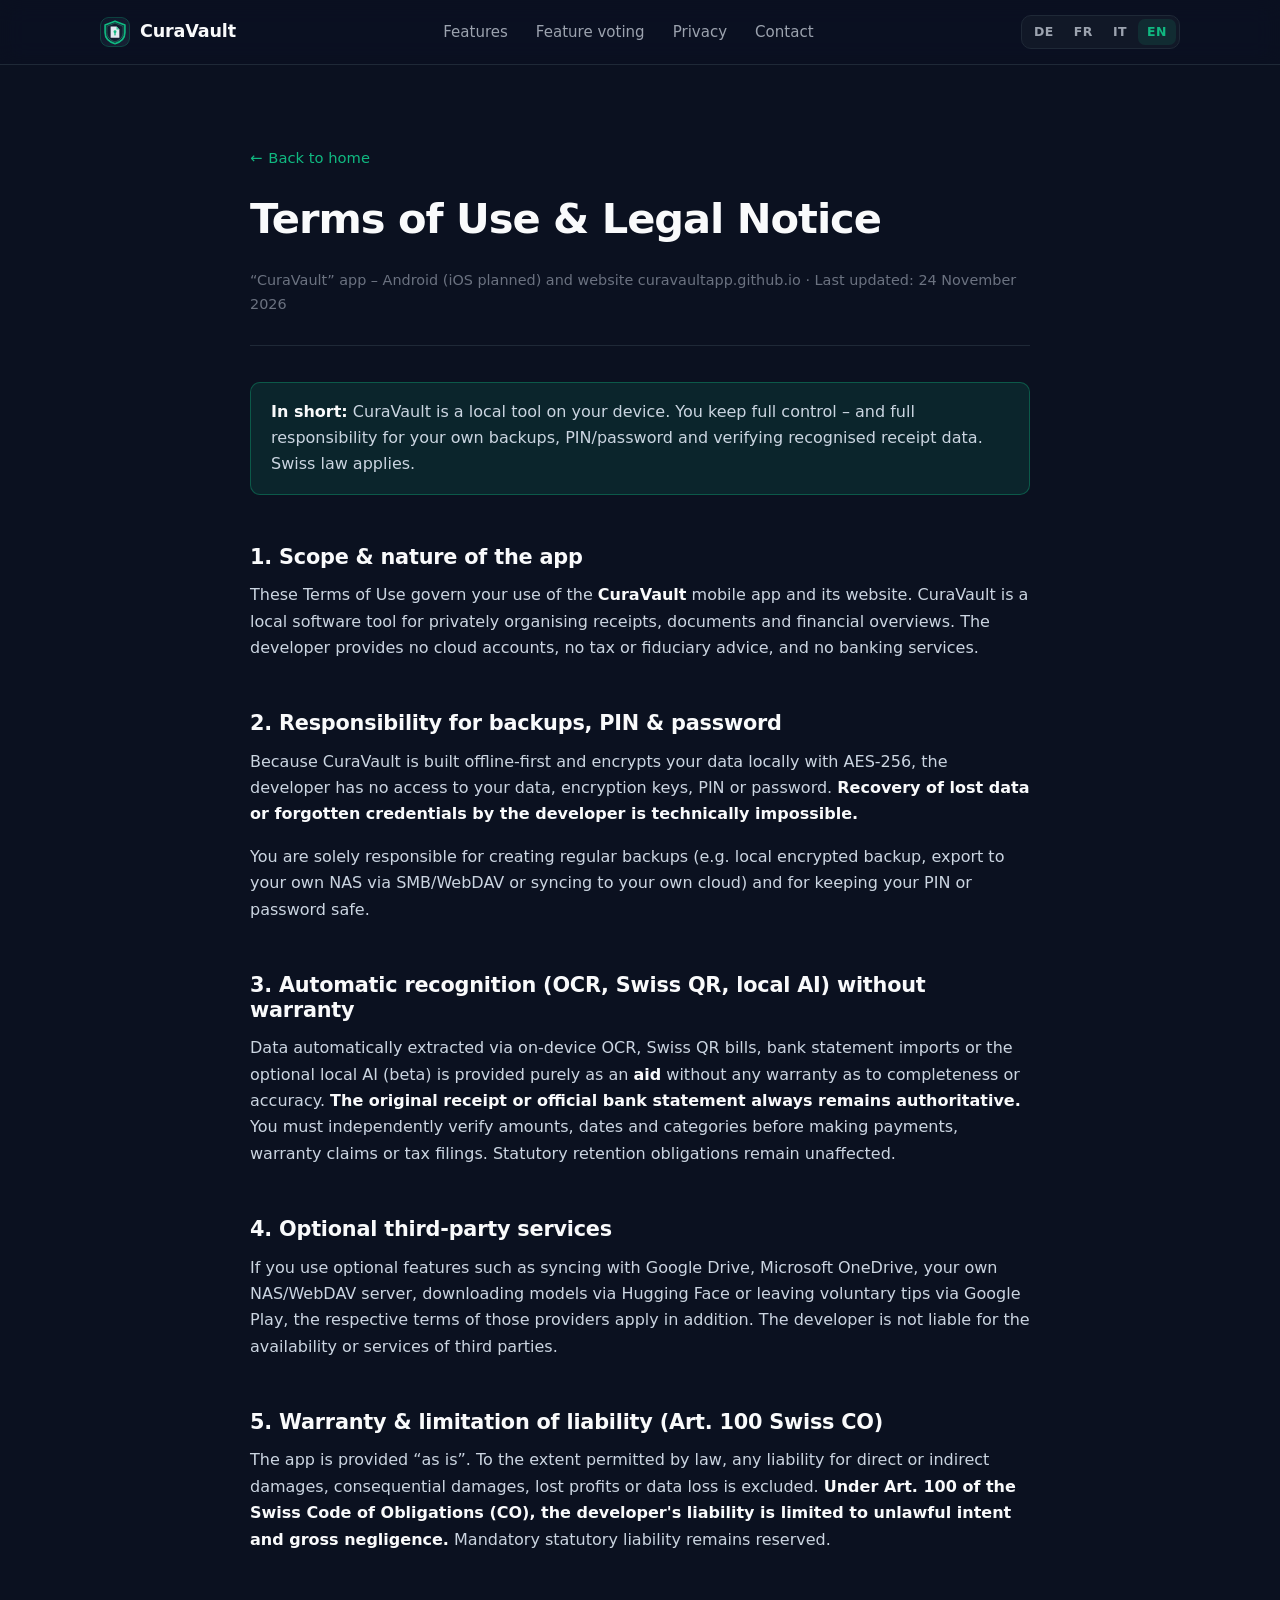
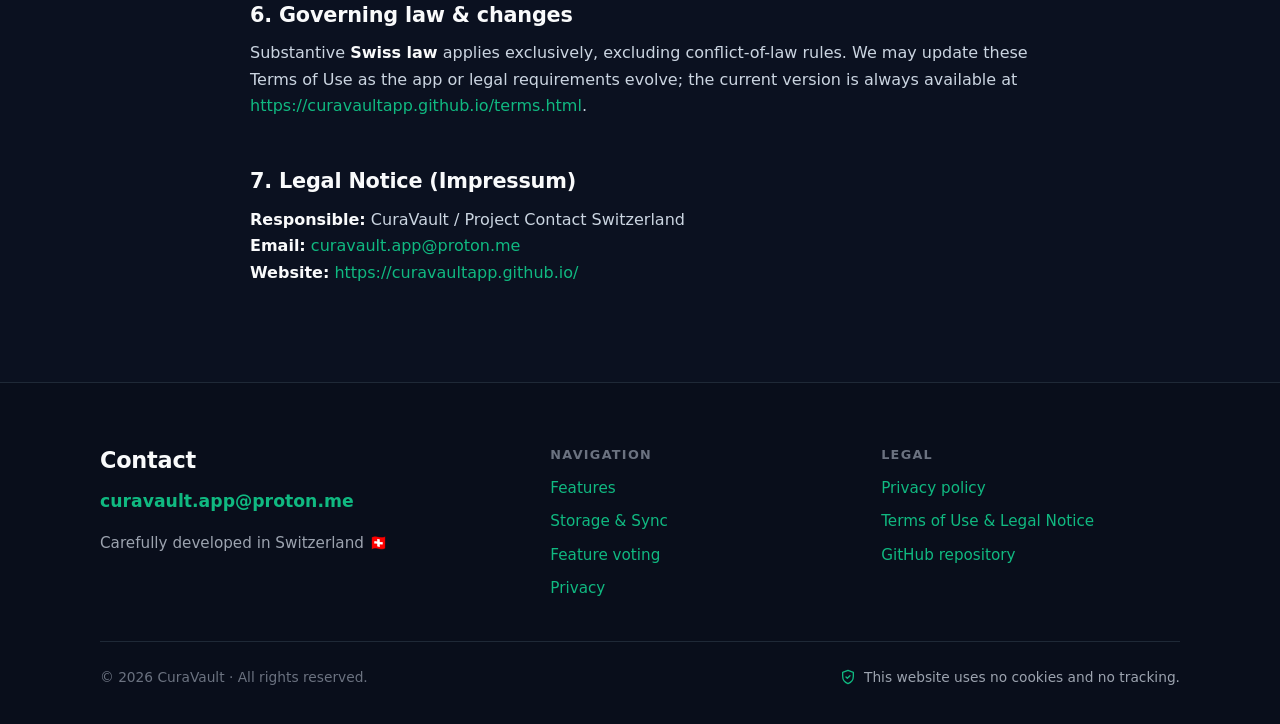
<file: terms.html>
<!DOCTYPE html>
<html lang="de">
<head>
  <meta charset="utf-8">
  <meta name="viewport" content="width=device-width, initial-scale=1">
  <title>Nutzungsbedingungen &amp; Impressum – CuraVault</title>
  <meta name="description" content="Nutzungsbedingungen nach Schweizer Recht (OR) und Impressum für CuraVault (Android, iOS geplant) in DE, FR, IT und EN.">
  <meta name="theme-color" content="#0B1120">
  <meta name="color-scheme" content="dark">
  <meta name="referrer" content="no-referrer">
  <meta http-equiv="Content-Security-Policy" content="default-src 'self'; script-src 'self'; style-src 'self'; img-src 'self' data:; connect-src 'none'; base-uri 'self'; form-action 'none'">
  <link rel="canonical" href="https://curavaultapp.github.io/terms.html">
  <link rel="icon" href="favicon.svg" type="image/svg+xml">
  <link rel="stylesheet" href="styles.css">
  <meta property="og:type" content="website">
  <meta property="og:url" content="https://curavaultapp.github.io/terms.html">
  <meta property="og:title" content="Nutzungsbedingungen &amp; Impressum – CuraVault">
  <meta property="og:description" content="Nutzungsbedingungen nach Schweizer Recht (OR) und Impressum für die Offline-First-App CuraVault.">
  <meta property="og:image" content="https://curavaultapp.github.io/assets/og-preview.png">
  <meta name="twitter:card" content="summary_large_image">
  <meta name="twitter:title" content="Nutzungsbedingungen &amp; Impressum – CuraVault">
  <meta name="twitter:description" content="Nutzungsbedingungen nach Schweizer Recht (OR) und Impressum für die Offline-First-App CuraVault.">
  <meta name="twitter:image" content="https://curavaultapp.github.io/assets/og-preview.png">
</head>
<body data-page="terms">
  <a class="skip-link" href="#main" data-i18n="a11y.skip">Zum Inhalt springen</a>

  <header class="site-header">
    <nav class="container nav" aria-label="Navigation">
      <a class="brand" href="index.html" aria-label="CuraVault">
        <img src="assets/logo.svg" alt="" width="30" height="30" aria-hidden="true">
        <span>CuraVault</span>
      </a>
      <ul class="nav-links" id="nav-links">
        <li><a href="index.html#features" data-i18n="nav.features">Funktionen</a></li>
        <li><a href="index.html#voting" data-i18n="nav.voting">Feature-Voting</a></li>
        <li><a href="index.html#privacy" data-i18n="nav.privacy">Datenschutz</a></li>
        <li><a href="#contact" data-i18n="nav.contact">Kontakt</a></li>
      </ul>
      <div class="nav-right">
        <div class="lang-switch" role="group" aria-label="Sprache wählen" data-i18n-attr="aria-label:a11y.lang">
          <button type="button" data-lang="de" lang="de" aria-pressed="true" title="Deutsch">DE</button>
          <button type="button" data-lang="fr" lang="fr" aria-pressed="false" title="Français">FR</button>
          <button type="button" data-lang="it" lang="it" aria-pressed="false" title="Italiano">IT</button>
          <button type="button" data-lang="en" lang="en" aria-pressed="false" title="English">EN</button>
        </div>
        <button class="nav-toggle" type="button" aria-controls="nav-links" aria-expanded="false" aria-label="Menü öffnen" data-i18n-attr="aria-label:a11y.menu">
          <svg viewBox="0 0 24 24" fill="none" stroke="currentColor" stroke-width="2" stroke-linecap="round" aria-hidden="true"><path d="M4 7h16M4 12h16M4 17h16"/></svg>
        </button>
      </div>
    </nav>
  </header>

  <main id="main" class="legal">
    <div class="container">
      <a class="back-link" href="index.html">← <span data-i18n="legal.back">Zurück zur Startseite</span></a>

      <!-- ===================================================== DEUTSCH -->
      <article data-lang-block="de" lang="de" class="active" data-title="Nutzungsbedingungen &amp; Impressum – CuraVault">
        <header class="legal-head">
          <h1>Nutzungsbedingungen &amp; Impressum</h1>
          <p class="meta">App „CuraVault“ – Android (iOS geplant) und Website curavaultapp.github.io · Stand: 24. November 2026</p>
        </header>

        <div class="callout">
          <p><strong>Kurz gesagt:</strong> CuraVault ist ein lokales Werkzeug auf deinem Gerät. Du behältst die volle Kontrolle – und trägst die Verantwortung für eigene Backups, PIN/Passwort sowie die Prüfung erkannter Belegdaten. Es gilt Schweizer Recht.</p>
        </div>

        <h2 id="de-t1">1. Geltungsbereich &amp; Charakter der App</h2>
        <p>Diese Nutzungsbedingungen regeln die Nutzung der mobilen Anwendung <strong>CuraVault</strong> und der zugehörigen Website. CuraVault ist ein lokales Software-Werkzeug zur privaten Organisation von Belegen, Dokumenten und Finanzübersichten. Es werden keine Cloud-Konten, keine Treuhand- oder Steuerberatung und keine Bankdienstleistungen durch den Entwickler angeboten.</p>

        <h2 id="de-t2">2. Eigenverantwortung für Backups, PIN &amp; Passwort</h2>
        <p>Da CuraVault nach dem Offline-First-Prinzip arbeitet und deine Daten lokal mit AES-256 verschlüsselt, hat der Entwickler keinen Zugriff auf deine Daten, Schlüssel, PINs oder Passwörter. <strong>Eine Wiederherstellung verlorener Daten oder vergessener Zugangsdaten durch den Entwickler ist technisch ausgeschlossen.</strong></p>
        <p>Du bist allein verantwortlich für regelmässige Sicherungen deiner Daten (z. B. mittels verschlüsseltem lokalem Backup, Export auf ein eigenes NAS über SMB/WebDAV oder Synchronisation in deine eigene Cloud) sowie für die sichere Aufbewahrung deiner PIN bzw. deines Passworts.</p>

        <h2 id="de-t3">3. Automatische Erkennung (OCR, Swiss-QR, lokale KI) ohne Gewähr</h2>
        <p>Automatisch ausgelesene Daten aus On-Device-OCR, Swiss-QR-Codes, Kontoauszug-Importen oder der optionalen lokalen KI (Beta) dienen ausschliesslich als <strong>Hilfsmittel</strong> und erfolgen ohne Gewähr auf Vollständigkeit oder Richtigkeit. <strong>Massgebend bleibt stets der Originalbeleg bzw. der offizielle Kontoauszug.</strong> Insbesondere vor Zahlungen, Garantieansprüchen oder Steuererklärungen sind Beträge, Daten und Kategorien eigenständig zu prüfen. Die gesetzlichen Aufbewahrungspflichten bleiben unberührt.</p>

        <h2 id="de-t4">4. Optionale Drittanbieter-Dienste</h2>
        <p>Wenn du optionale Funktionen wie die Synchronisation mit Google Drive, Microsoft OneDrive, einem eigenen WebDAV-/NAS-Server, den Modell-Download über Hugging Face oder freiwillige Trinkgelder über Google Play nutzt, gelten zusätzlich die jeweiligen Bedingungen dieser Anbieter. Der Entwickler haftet nicht für Verfügbarkeit oder Dienste von Drittanbietern.</p>

        <h2 id="de-t5">5. Gewährleistung &amp; Haftungsbeschränkung (Art. 100 OR)</h2>
        <p>Die App wird „wie besehen“ („as is“) bereitgestellt. Soweit gesetzlich zulässig, wird jegliche Haftung für direkte oder indirekte Schäden, Folgeschäden, entgangenen Gewinn oder Datenverlust ausgeschlossen. <strong>Die Haftung des Entwicklers ist im Rahmen von Art. 100 des Schweizerischen Obligationenrechts (OR) auf Vorsatz und grobe Fahrlässigkeit beschränkt.</strong> Zwingende gesetzliche Haftungsbestimmungen bleiben vorbehalten.</p>

        <h2 id="de-t6">6. Anwendbares Recht &amp; Änderungen</h2>
        <p>Es gilt ausschliesslich materielles <strong>Schweizer Recht</strong> unter Ausschluss des Kollisionsrechts. Wir können diese Nutzungsbedingungen bei Weiterentwicklung der App oder geänderten rechtlichen Anforderungen anpassen; die jeweils aktuelle Fassung ist unter <a href="https://curavaultapp.github.io/terms.html">https://curavaultapp.github.io/terms.html</a> abrufbar.</p>

        <h2 id="de-imp">7. Impressum</h2>
        <p><strong>Verantwortlich:</strong> CuraVault / Projektkontakt Schweiz<br>
        <strong>E-Mail:</strong> <a href="mailto:curavault.app@proton.me">curavault.app@proton.me</a><br>
        <strong>Website:</strong> <a href="https://curavaultapp.github.io/">https://curavaultapp.github.io/</a></p>
        <!-- TODO: Bei kommerzieller Monetarisierung hier vollständigen Namen / Firma und Postadresse in der Schweiz gemäss Art. 3 Abs. 1 lit. s UWG ergänzen. -->
      </article>

      <!-- ===================================================== FRANÇAIS -->
      <article data-lang-block="fr" lang="fr" data-title="Conditions d'utilisation &amp; Mentions légales – CuraVault">
        <header class="legal-head">
          <h1>Conditions d'utilisation &amp; Mentions légales</h1>
          <p class="meta">Application « CuraVault » – Android (iOS prévu) et site curavaultapp.github.io · Version du 24 novembre 2026</p>
        </header>

        <div class="callout">
          <p><strong>En bref :</strong> CuraVault est un outil local sur ton appareil. Tu gardes le contrôle total – et la responsabilité de tes sauvegardes, de ton code PIN/mot de passe ainsi que de la vérification des données reconnues. Le droit suisse s'applique.</p>
        </div>

        <h2 id="fr-t1">1. Champ d'application &amp; nature de l'application</h2>
        <p>Les présentes conditions régissent l'utilisation de l'application mobile <strong>CuraVault</strong> et du site web associé. CuraVault est un outil logiciel local destiné à l'organisation privée de justificatifs, documents et aperçus financiers. Le développeur ne fournit aucun compte cloud, aucun conseil fiscal ou fiduciaire et aucun service bancaire.</p>

        <h2 id="fr-t2">2. Responsabilité des sauvegardes, du PIN &amp; du mot de passe</h2>
        <p>CuraVault fonctionnant selon le principe « offline-first » avec chiffrement local AES-256, le développeur n'a aucun accès à tes données, clés, codes PIN ou mots de passe. <strong>Toute récupération de données perdues ou d'identifiants oubliés par le développeur est techniquement impossible.</strong></p>
        <p>Tu es seul responsable de la réalisation régulière de sauvegardes (p. ex. sauvegarde locale chiffrée, export sur ton propre NAS via SMB/WebDAV ou synchronisation vers ton propre cloud) ainsi que de la conservation sûre de ton PIN ou mot de passe.</p>

        <h2 id="fr-t3">3. Reconnaissance automatique (OCR, QR suisse, IA locale) sans garantie</h2>
        <p>Les données extraites automatiquement par OCR sur l'appareil, QR-facture suisse, import de relevés bancaires ou l'IA locale optionnelle (bêta) servent uniquement d'<strong>aide</strong> et sont fournies sans garantie d'exhaustivité ni d'exactitude. <strong>Le justificatif original ou le relevé bancaire officiel fait toujours foi.</strong> Avant tout paiement, recours en garantie ou déclaration d'impôts, il t'appartient de vérifier montants, dates et catégories. Les obligations légales de conservation demeurent réservées.</p>

        <h2 id="fr-t4">4. Services tiers optionnels</h2>
        <p>Si tu utilises des fonctions optionnelles telles que la synchronisation avec Google Drive, Microsoft OneDrive, un serveur NAS/WebDAV personnel, le téléchargement de modèles via Hugging Face ou les pourboires volontaires via Google Play, les conditions respectives de ces prestataires s'appliquent en complément. Le développeur ne répond pas de la disponibilité ni des services de tiers.</p>

        <h2 id="fr-t5">5. Exclusion de garantie &amp; limitation de responsabilité (art. 100 CO)</h2>
        <p>L'application est fournie « en l'état » (« as is »). Dans la mesure permise par la loi, toute responsabilité pour dommages directs ou indirects, dommages consécutifs, manque à gagner ou perte de données est exclue. <strong>Conformément à l'art. 100 du Code suisse des obligations (CO), la responsabilité du développeur est limitée au dol et à la négligence grave.</strong> Les dispositions légales impératives demeurent réservées.</p>

        <h2 id="fr-t6">6. Droit applicable &amp; modifications</h2>
        <p>Le <strong>droit matériel suisse</strong> s'applique exclusivement, à l'exclusion des règles de conflit de lois. Nous pouvons adapter les présentes conditions lorsque l'application ou les exigences légales évoluent ; la version actuelle est toujours disponible sur <a href="https://curavaultapp.github.io/terms.html">https://curavaultapp.github.io/terms.html</a>.</p>

        <h2 id="fr-imp">7. Mentions légales (Impressum)</h2>
        <p><strong>Responsable :</strong> CuraVault / Contact projet Suisse<br>
        <strong>E-mail :</strong> <a href="mailto:curavault.app@proton.me">curavault.app@proton.me</a><br>
        <strong>Site web :</strong> <a href="https://curavaultapp.github.io/">https://curavaultapp.github.io/</a></p>
        <!-- TODO: En cas de monétisation commerciale, compléter ici le nom complet / raison sociale et l'adresse postale en Suisse conformément à l'art. 3 al. 1 let. s LCD. -->
      </article>

      <!-- ===================================================== ITALIANO -->
      <article data-lang-block="it" lang="it" data-title="Termini d'uso &amp; Colophon – CuraVault">
        <header class="legal-head">
          <h1>Termini d'uso &amp; Colophon</h1>
          <p class="meta">App «CuraVault» – Android (iOS previsto) e sito curavaultapp.github.io · Versione del 24 novembre 2026</p>
        </header>

        <div class="callout">
          <p><strong>In breve:</strong> CuraVault è uno strumento locale sul tuo dispositivo. Mantieni il pieno controllo – e la responsabilità dei backup, del PIN/password e della verifica dei dati riconosciuti. Si applica il diritto svizzero.</p>
        </div>

        <h2 id="it-t1">1. Ambito di applicazione &amp; natura dell'app</h2>
        <p>I presenti termini disciplinano l'uso dell'applicazione mobile <strong>CuraVault</strong> e del relativo sito web. CuraVault è uno strumento software locale per l'organizzazione privata di ricevute, documenti e panoramiche finanziarie. Lo sviluppatore non offre account cloud, consulenza fiscale o fiduciaria né servizi bancari.</p>

        <h2 id="it-t2">2. Responsabilità per backup, PIN &amp; password</h2>
        <p>Poiché CuraVault opera secondo il principio «offline-first» con crittografia locale AES-256, lo sviluppatore non ha accesso ai tuoi dati, chiavi, PIN o password. <strong>Il recupero di dati persi o credenziali dimenticate da parte dello sviluppatore è tecnicamente impossibile.</strong></p>
        <p>Sei l'unico responsabile di effettuare backup regolari (ad es. backup locale crittografato, esportazione sul proprio NAS tramite SMB/WebDAV o sincronizzazione sul proprio cloud) e di custodire in modo sicuro PIN o password.</p>

        <h2 id="it-t3">3. Riconoscimento automatico (OCR, QR svizzero, IA locale) senza garanzia</h2>
        <p>I dati estratti automaticamente tramite OCR sul dispositivo, QR-fatture svizzere, importazione di estratti conto o IA locale opzionale (beta) servono esclusivamente come <strong>ausilio</strong> senza garanzia di completezza o correttezza. <strong>Fa sempre fede il documento originale o l'estratto conto ufficiale.</strong> Importi, date e categorie vanno verificati autonomamente prima di pagamenti, richieste di garanzia o dichiarazioni fiscali. Restano fermi gli obblighi legali di conservazione.</p>

        <h2 id="it-t4">4. Servizi di terze parti opzionali</h2>
        <p>Se utilizzi funzioni opzionali come la sincronizzazione con Google Drive, Microsoft OneDrive, un proprio server NAS/WebDAV, il download di modelli tramite Hugging Face o mance volontarie tramite Google Play, si applicano inoltre le condizioni dei rispettivi fornitori. Lo sviluppatore non risponde della disponibilità né dei servizi di terzi.</p>

        <h2 id="it-t5">5. Garanzia &amp; limitazione di responsabilità (art. 100 CO)</h2>
        <p>L'app viene fornita «così com'è» («as is»). Nei limiti consentiti dalla legge, è esclusa ogni responsabilità per danni diretti o indiretti, danni conseguenti, mancato guadagno o perdita di dati. <strong>Ai sensi dell'art. 100 del Codice svizzero delle obbligazioni (CO), la responsabilità dello sviluppatore è limitata al dolo e alla colpa grave.</strong> Restano salve le disposizioni legali imperative.</p>

        <h2 id="it-t6">6. Diritto applicabile &amp; modifiche</h2>
        <p>Si applica esclusivamente il <strong>diritto materiale svizzero</strong> con esclusione delle norme di conflitto. Possiamo aggiornare i presenti termini in caso di evoluzione dell'app o dei requisiti legali; la versione vigente è sempre consultabile su <a href="https://curavaultapp.github.io/terms.html">https://curavaultapp.github.io/terms.html</a>.</p>

        <h2 id="it-imp">7. Colophon (Impressum)</h2>
        <p><strong>Responsabile:</strong> CuraVault / Contatto progetto Svizzera<br>
        <strong>E-mail:</strong> <a href="mailto:curavault.app@proton.me">curavault.app@proton.me</a><br>
        <strong>Sito web:</strong> <a href="https://curavaultapp.github.io/">https://curavaultapp.github.io/</a></p>
        <!-- TODO: In caso di monetizzazione commerciale, aggiungere qui nome completo / ditta e indirizzo postale in Svizzera ai sensi dell'art. 3 cpv. 1 lett. s LCSI. -->
      </article>

      <!-- ===================================================== ENGLISH -->
      <article data-lang-block="en" lang="en" data-title="Terms of Use &amp; Legal Notice – CuraVault">
        <header class="legal-head">
          <h1>Terms of Use &amp; Legal Notice</h1>
          <p class="meta">“CuraVault” app – Android (iOS planned) and website curavaultapp.github.io · Last updated: 24 November 2026</p>
        </header>

        <div class="callout">
          <p><strong>In short:</strong> CuraVault is a local tool on your device. You keep full control – and full responsibility for your own backups, PIN/password and verifying recognised receipt data. Swiss law applies.</p>
        </div>

        <h2 id="en-t1">1. Scope &amp; nature of the app</h2>
        <p>These Terms of Use govern your use of the <strong>CuraVault</strong> mobile app and its website. CuraVault is a local software tool for privately organising receipts, documents and financial overviews. The developer provides no cloud accounts, no tax or fiduciary advice, and no banking services.</p>

        <h2 id="en-t2">2. Responsibility for backups, PIN &amp; password</h2>
        <p>Because CuraVault is built offline-first and encrypts your data locally with AES-256, the developer has no access to your data, encryption keys, PIN or password. <strong>Recovery of lost data or forgotten credentials by the developer is technically impossible.</strong></p>
        <p>You are solely responsible for creating regular backups (e.g. local encrypted backup, export to your own NAS via SMB/WebDAV or syncing to your own cloud) and for keeping your PIN or password safe.</p>

        <h2 id="en-t3">3. Automatic recognition (OCR, Swiss QR, local AI) without warranty</h2>
        <p>Data automatically extracted via on-device OCR, Swiss QR bills, bank statement imports or the optional local AI (beta) is provided purely as an <strong>aid</strong> without any warranty as to completeness or accuracy. <strong>The original receipt or official bank statement always remains authoritative.</strong> You must independently verify amounts, dates and categories before making payments, warranty claims or tax filings. Statutory retention obligations remain unaffected.</p>

        <h2 id="en-t4">4. Optional third-party services</h2>
        <p>If you use optional features such as syncing with Google Drive, Microsoft OneDrive, your own NAS/WebDAV server, downloading models via Hugging Face or leaving voluntary tips via Google Play, the respective terms of those providers apply in addition. The developer is not liable for the availability or services of third parties.</p>

        <h2 id="en-t5">5. Warranty &amp; limitation of liability (Art. 100 Swiss CO)</h2>
        <p>The app is provided “as is”. To the extent permitted by law, any liability for direct or indirect damages, consequential damages, lost profits or data loss is excluded. <strong>Under Art. 100 of the Swiss Code of Obligations (CO), the developer's liability is limited to unlawful intent and gross negligence.</strong> Mandatory statutory liability remains reserved.</p>

        <h2 id="en-t6">6. Governing law &amp; changes</h2>
        <p>Substantive <strong>Swiss law</strong> applies exclusively, excluding conflict-of-law rules. We may update these Terms of Use as the app or legal requirements evolve; the current version is always available at <a href="https://curavaultapp.github.io/terms.html">https://curavaultapp.github.io/terms.html</a>.</p>

        <h2 id="en-imp">7. Legal Notice (Impressum)</h2>
        <p><strong>Responsible:</strong> CuraVault / Project Contact Switzerland<br>
        <strong>Email:</strong> <a href="mailto:curavault.app@proton.me">curavault.app@proton.me</a><br>
        <strong>Website:</strong> <a href="https://curavaultapp.github.io/">https://curavaultapp.github.io/</a></p>
        <!-- TODO: Upon commercial monetisation, add full legal name / company and Swiss postal address here pursuant to Art. 3(1)(s) Swiss UCA. -->
      </article>
    </div>
  </main>

  <footer class="site-footer" id="contact">
    <div class="container">
      <div class="footer-grid">
        <div>
          <h2 data-i18n="footer.title">Kontakt</h2>
          <p><a class="mail-link" href="mailto:curavault.app@proton.me">curavault.app@proton.me</a></p>
          <p data-i18n="footer.location">Entwickelt mit Sorgfalt in der Schweiz 🇨🇭</p>
        </div>
        <div>
          <h3 data-i18n="footer.nav">Navigation</h3>
          <ul>
            <li><a href="index.html#features" data-i18n="nav.features">Funktionen</a></li>
            <li><a href="index.html#storage" data-i18n="nav.storage">Speicher &amp; Sync</a></li>
            <li><a href="index.html#voting" data-i18n="nav.voting">Feature-Voting</a></li>
            <li><a href="index.html#privacy" data-i18n="nav.privacy">Datenschutz</a></li>
          </ul>
        </div>
        <div>
          <h3 data-i18n="footer.legal">Rechtliches</h3>
          <ul>
            <li><a href="privacy.html" data-i18n="footer.privacy">Datenschutzerklärung</a></li>
            <li><a href="terms.html" data-i18n="footer.terms">Nutzungsbedingungen &amp; Impressum</a></li>
            <li><a href="https://github.com/CuraVaultApp/CuraVaultApp.github.io" target="_blank" rel="noopener noreferrer" data-i18n="footer.github">GitHub-Repository</a></li>
          </ul>
        </div>
      </div>
      <div class="footer-bottom">
        <span>© <span data-year>2026</span> CuraVault · <span data-i18n="footer.rights">Alle Rechte vorbehalten.</span></span>
        <span class="no-cookie">
          <svg viewBox="0 0 24 24" fill="none" stroke="currentColor" stroke-width="2" stroke-linecap="round" stroke-linejoin="round" aria-hidden="true"><path d="M12 2 4 5v6c0 5 3.4 9.3 8 11 4.6-1.7 8-6 8-11V5l-8-3z"/><path d="m9 12 2 2 4-4"/></svg>
          <span data-i18n="footer.nocookies">Diese Website verwendet keine Cookies und kein Tracking.</span>
        </span>
      </div>
    </div>
  </footer>

  <script src="app.js" defer></script>
</body>
</html>
</file>
<file: styles.css>
/* ==========================================================================
   CuraVault – Website Styles
   Pure CSS3, system font stack, no external resources.
   ========================================================================== */

:root {
  --bg: #0B1120;
  --bg-alt: #0E1526;
  --card: #111827;
  --card-2: #161F30;
  --border: #1F2937;
  --border-strong: #2B3647;
  --text: #E5E7EB;
  --text-muted: #9CA3AF;
  --text-dim: #6B7280;
  --accent: #10B981;
  --accent-hover: #34D399;
  --accent-soft: rgba(16, 185, 129, 0.12);
  --accent-border: rgba(16, 185, 129, 0.35);
  --blue: #60A5FA;
  --amber: #FBBF24;
  --violet: #A78BFA;
  --radius: 14px;
  --radius-sm: 10px;
  --maxw: 1120px;
  --nav-h: 64px;
  --font: system-ui, -apple-system, "Segoe UI", Roboto, "Helvetica Neue", Arial,
    "Noto Sans", "Liberation Sans", sans-serif, "Apple Color Emoji", "Segoe UI Emoji";
  --mono: ui-monospace, SFMono-Regular, Menlo, Consolas, "Liberation Mono", monospace;
}

*,
*::before,
*::after { box-sizing: border-box; }

html {
  scroll-behavior: smooth;
  scroll-padding-top: calc(var(--nav-h) + 16px);
  -webkit-text-size-adjust: 100%;
}

@media (prefers-reduced-motion: reduce) {
  html { scroll-behavior: auto; }
  *, *::before, *::after { transition: none !important; animation: none !important; }
}

body {
  margin: 0;
  background: var(--bg);
  color: var(--text);
  font-family: var(--font);
  font-size: 1rem;
  line-height: 1.65;
  -webkit-font-smoothing: antialiased;
  text-rendering: optimizeLegibility;
}

img, svg { display: block; max-width: 100%; }

a { color: var(--accent); text-decoration: none; }
a:hover { color: var(--accent-hover); text-decoration: underline; }

:focus-visible {
  outline: 2px solid var(--accent);
  outline-offset: 3px;
  border-radius: 6px;
}

h1, h2, h3 { line-height: 1.2; margin: 0 0 .6em; color: #F9FAFB; letter-spacing: -0.01em; }
h1 { font-size: clamp(2rem, 5vw, 3.4rem); font-weight: 800; letter-spacing: -0.025em; }
h2 { font-size: clamp(1.6rem, 3.2vw, 2.25rem); font-weight: 750; }
h3 { font-size: 1.1rem; font-weight: 650; }
p { margin: 0 0 1em; }

.container { width: 100%; max-width: var(--maxw); margin: 0 auto; padding: 0 20px; }

.skip-link {
  position: absolute; left: 12px; top: -48px; z-index: 100;
  background: var(--accent); color: #04130D; padding: 8px 14px; border-radius: 8px; font-weight: 600;
}
.skip-link:focus { top: 12px; text-decoration: none; }

.visually-hidden {
  position: absolute !important; width: 1px; height: 1px; padding: 0; margin: -1px;
  overflow: hidden; clip: rect(0 0 0 0); white-space: nowrap; border: 0;
}

/* ---------- Navigation ---------- */
.site-header {
  position: sticky; top: 0; z-index: 50;
  background: rgba(11, 17, 32, 0.82);
  backdrop-filter: saturate(160%) blur(12px);
  -webkit-backdrop-filter: saturate(160%) blur(12px);
  border-bottom: 1px solid var(--border);
}
.nav {
  height: var(--nav-h);
  display: flex; align-items: center; justify-content: space-between; gap: 16px;
}
.brand {
  display: inline-flex; align-items: center; gap: 10px;
  color: #F9FAFB; font-weight: 750; font-size: 1.1rem; letter-spacing: -0.01em;
}
.brand:hover { color: #fff; text-decoration: none; }
.brand svg, .brand img { width: 30px; height: 30px; border-radius: 7px; flex: none; }

.nav-links { display: flex; align-items: center; gap: 4px; list-style: none; margin: 0; padding: 0; }
.nav-links a {
  display: block; padding: 8px 12px; border-radius: 8px;
  color: var(--text-muted); font-size: .94rem; font-weight: 500;
}
.nav-links a:hover { color: #fff; background: var(--card); text-decoration: none; }

.nav-right { display: flex; align-items: center; gap: 10px; }

.lang-switch {
  display: inline-flex; padding: 3px; gap: 2px;
  background: var(--card); border: 1px solid var(--border); border-radius: 10px;
}
.lang-switch button {
  appearance: none; border: 0; background: transparent; cursor: pointer;
  color: var(--text-muted); font: 600 .78rem/1 var(--font); letter-spacing: .04em;
  padding: 7px 9px; border-radius: 7px;
}
.lang-switch button:hover { color: #fff; }
.lang-switch button[aria-pressed="true"] { background: var(--accent-soft); color: var(--accent); }

.nav-toggle {
  display: none; appearance: none; cursor: pointer;
  background: var(--card); border: 1px solid var(--border); border-radius: 10px;
  width: 40px; height: 40px; padding: 0; align-items: center; justify-content: center; color: var(--text);
}
.nav-toggle svg { width: 20px; height: 20px; }

@media (max-width: 860px) {
  .nav-toggle { display: inline-flex; }
  .nav-links {
    position: absolute; left: 0; right: 0; top: var(--nav-h);
    flex-direction: column; align-items: stretch; gap: 2px;
    padding: 10px 16px 16px; background: rgba(11, 17, 32, 0.98);
    border-bottom: 1px solid var(--border);
    display: none;
  }
  .nav-links.open { display: flex; }
  .nav-links a { padding: 12px 14px; font-size: 1rem; }
}
@media (max-width: 420px) {
  .brand span { display: none; }
  .lang-switch button { padding: 7px 7px; }
}

/* ---------- Buttons ---------- */
.btn {
  display: inline-flex; align-items: center; justify-content: center; gap: 8px;
  padding: 12px 20px; border-radius: 11px; border: 1px solid transparent;
  font: 600 .97rem/1.2 var(--font); cursor: pointer; text-align: center;
  transition: background .15s ease, border-color .15s ease, color .15s ease, transform .15s ease;
}
.btn:hover { text-decoration: none; transform: translateY(-1px); }
.btn svg { width: 18px; height: 18px; flex: none; }
.btn-primary { background: var(--accent); color: #04130D; }
.btn-primary:hover { background: var(--accent-hover); color: #04130D; }
.btn-secondary { background: var(--card); color: var(--text); border-color: var(--border-strong); }
.btn-secondary:hover { border-color: var(--accent-border); color: #fff; }
.btn-ghost { background: transparent; color: var(--accent); border-color: var(--accent-border); }
.btn-ghost:hover { background: var(--accent-soft); color: var(--accent-hover); }
.btn-sm { padding: 8px 14px; font-size: .88rem; border-radius: 9px; }
.btn[aria-disabled="true"] { opacity: .85; cursor: default; }

/* ---------- Hero ---------- */
.hero {
  position: relative; overflow: hidden;
  padding: clamp(52px, 8vw, 96px) 0 clamp(56px, 8vw, 96px);
}
.hero::before {
  content: ""; position: absolute; inset: -20% -10% auto; height: 640px; z-index: -1;
  background:
    radial-gradient(620px 320px at 30% 0%, rgba(16, 185, 129, 0.15), transparent 70%),
    radial-gradient(500px 300px at 82% 28%, rgba(96, 165, 250, 0.09), transparent 70%);
  pointer-events: none;
}
.hero-grid {
  display: grid;
  grid-template-columns: minmax(0, 1.18fr) minmax(270px, 326px);
  align-items: center;
  gap: clamp(32px, 5vw, 60px);
}
.hero-copy { text-align: left; }
.eyebrow {
  display: inline-flex; align-items: center; gap: 8px;
  padding: 6px 14px; margin-bottom: 20px;
  background: var(--accent-soft); color: var(--accent);
  border: 1px solid var(--accent-border); border-radius: 999px;
  font-size: .84rem; font-weight: 600;
}
.eyebrow .dot { width: 7px; height: 7px; border-radius: 50%; background: var(--accent); box-shadow: 0 0 0 4px rgba(16,185,129,.2); }
.hero h1 .accent { color: var(--accent); }
.hero .lead { font-size: clamp(1.04rem, 1.9vw, 1.18rem); color: var(--text-muted); max-width: 600px; margin: 0 0 26px; }

.badges { display: flex; flex-wrap: wrap; justify-content: flex-start; gap: 9px; list-style: none; padding: 0; margin: 0 0 30px; }
.badge {
  display: inline-flex; align-items: center; gap: 8px;
  padding: 8px 13px; border-radius: 999px;
  background: var(--card); border: 1px solid var(--border);
  font-size: .88rem; font-weight: 550; color: var(--text);
}
.badge svg { width: 16px; height: 16px; color: var(--accent); flex: none; }

.cta-row { display: flex; flex-wrap: wrap; gap: 12px; justify-content: flex-start; }

/* Smartphone Mockup */
.hero-visual { display: flex; flex-direction: column; align-items: center; gap: 14px; }
.phone-frame {
  position: relative; width: 100%; max-width: 316px;
  padding: 11px; border-radius: 38px;
  background: linear-gradient(155deg, #1E293B 0%, #0F172A 55%, #0B1120 100%);
  border: 1px solid #2B3647;
  box-shadow: 0 24px 60px rgba(0, 0, 0, 0.55), 0 0 0 1px rgba(16, 185, 129, 0.12), 0 0 48px rgba(16, 185, 129, 0.08);
}
.phone-notch {
  position: absolute; top: 18px; left: 50%; transform: translateX(-50%); z-index: 4;
  width: 78px; height: 16px; border-radius: 999px; background: #070B14;
  border: 1px solid rgba(255,255,255,0.06);
}
.phone-screen {
  position: relative; overflow: hidden; border-radius: 28px;
  background: #0B1120; border: 1px solid var(--border);
  aspect-ratio: 9 / 18.2; min-height: 495px;
}
.phone-img {
  position: absolute; inset: 0; z-index: 3; width: 100%; height: 100%;
  object-fit: cover; opacity: 0; pointer-events: none; transition: opacity .25s ease;
}
.phone-img.is-loaded { opacity: 1; pointer-events: auto; }
.phone-img.is-loaded + .phone-fallback { visibility: hidden; }

.phone-fallback {
  position: relative; height: 100%; padding: 36px 14px 16px;
  display: flex; flex-direction: column; gap: 10px;
  background: radial-gradient(240px 160px at 50% 0%, rgba(16, 185, 129, 0.13), transparent 72%), #0B1120;
  font-size: .78rem; color: var(--text);
}
.mock-status { display: flex; justify-content: space-between; align-items: center; color: var(--text-muted); font-size: .7rem; font-weight: 600; padding: 0 2px; }
.mock-pill {
  display: inline-flex; align-items: center; gap: 5px; padding: 2px 8px; border-radius: 999px;
  background: var(--accent-soft); color: var(--accent); border: 1px solid var(--accent-border); font-size: .66rem;
}
.mock-pill .dot { width: 5px; height: 5px; border-radius: 50%; background: var(--accent); }
.mock-head { display: flex; justify-content: space-between; align-items: center; padding: 2px 2px 0; }
.mock-brand { display: inline-flex; align-items: center; gap: 7px; font-size: .92rem; color: #F9FAFB; }
.mock-brand svg, .mock-brand img { width: 20px; height: 20px; border-radius: 5px; }
.mock-lock {
  font: 700 .64rem/1 var(--mono); letter-spacing: .04em; color: var(--text-muted);
  padding: 4px 7px; border-radius: 6px; background: var(--card); border: 1px solid var(--border);
}
.mock-view { display: none; flex-direction: column; gap: 10px; }
.mock-view.is-active { display: flex; animation: mockFade 220ms ease; }
@keyframes mockFade { from { opacity: 0; transform: translateY(4px); } to { opacity: 1; transform: none; } }

.mock-tabs {
  display: inline-flex; gap: 4px; padding: 4px;
  background: var(--card); border: 1px solid var(--border); border-radius: 999px;
}
.mock-tabs[hidden] { display: none; }
.mock-tabs button {
  appearance: none; border: 0; background: transparent; cursor: pointer;
  color: var(--text-muted); font: 600 .78rem/1 var(--font);
  padding: 7px 12px; border-radius: 999px;
  transition: background .18s ease, color .18s ease;
}
.mock-tabs button:hover { color: #F9FAFB; }
.mock-tabs button[aria-selected="true"] {
  background: var(--accent-soft); color: var(--accent);
  box-shadow: inset 0 0 0 1px var(--accent-border);
}
.mock-search {
  display: flex; align-items: center; gap: 7px; padding: 8px 10px; border-radius: 10px;
  background: var(--card); border: 1px solid var(--border); color: var(--text-dim); font-size: .73rem;
}
.mock-search svg { width: 13px; height: 13px; flex: none; color: var(--accent); }
.mock-balance {
  padding: 12px; border-radius: 13px;
  background: linear-gradient(145deg, #132131 0%, #111827 100%);
  border: 1px solid var(--accent-border);
}
.mock-balance-top { display: flex; justify-content: space-between; align-items: center; color: var(--text-muted); font-size: .7rem; margin-bottom: 4px; }
.mock-ok { color: var(--accent); font-weight: 700; }
.mock-amount { font-size: 1.24rem; font-weight: 800; color: #F9FAFB; letter-spacing: -0.02em; }
.mock-sub { color: var(--text-dim); font-size: .68rem; margin-top: 2px; }
.mock-list-title { font-size: .68rem; font-weight: 700; text-transform: uppercase; letter-spacing: .08em; color: var(--text-dim); padding: 2px 2px 0; }
.mock-item {
  display: flex; justify-content: space-between; align-items: center; gap: 8px;
  padding: 9px 10px; border-radius: 11px; background: var(--card); border: 1px solid var(--border);
}
.mock-item strong { display: block; color: #F9FAFB; font-size: .75rem; line-height: 1.25; }
.mock-item div span { display: block; color: var(--text-dim); font-size: .66rem; margin-top: 2px; }
.mock-val { flex: none; font-weight: 700; font-size: .74rem; color: var(--text); font-variant-numeric: tabular-nums; }
.mock-tag {
  flex: none; padding: 3px 7px; border-radius: 6px; font-weight: 700; font-size: .66rem;
  background: var(--accent-soft); color: var(--accent); border: 1px solid var(--accent-border);
}
.mock-fab {
  position: absolute; right: 14px; bottom: 14px; width: 38px; height: 38px; border-radius: 12px;
  display: grid; place-items: center; background: var(--accent); color: #04130D;
  font-size: 1.35rem; font-weight: 700; line-height: 1;
  box-shadow: 0 8px 20px rgba(16, 185, 129, 0.35);
}

@media (max-width: 900px) {
  .hero-grid { grid-template-columns: 1fr; }
  .hero-copy { text-align: center; }
  .hero .lead { margin-left: auto; margin-right: auto; }
  .badges, .cta-row { justify-content: center; }
  .phone-frame { max-width: 300px; }
}

/* ---------- Sections ---------- */
.section { padding: clamp(64px, 9vw, 104px) 0; border-top: 1px solid var(--border); }
.section-alt { background: var(--bg-alt); }
.section-head { max-width: 700px; margin: 0 auto 44px; text-align: center; }
.section-head p { color: var(--text-muted); font-size: 1.06rem; margin: 0; }
.kicker { display: block; color: var(--accent); font-size: .8rem; font-weight: 700; letter-spacing: .12em; text-transform: uppercase; margin-bottom: 10px; }

/* ---------- Features ---------- */
.grid { display: grid; gap: 18px; }
.grid-3 { grid-template-columns: repeat(3, 1fr); }
@media (max-width: 960px) { .grid-3 { grid-template-columns: repeat(2, 1fr); } }
@media (max-width: 620px) { .grid-3 { grid-template-columns: 1fr; } }

.card {
  background: var(--card); border: 1px solid var(--border); border-radius: var(--radius);
  padding: 24px;
  transition: border-color .2s ease, transform .2s ease, background .2s ease;
}
.card:hover { border-color: var(--border-strong); background: var(--card-2); }
.feature .icon {
  width: 44px; height: 44px; border-radius: 12px; margin-bottom: 16px;
  display: grid; place-items: center;
  background: var(--accent-soft); color: var(--accent); border: 1px solid var(--accent-border);
}
.feature .icon svg { width: 22px; height: 22px; }
.feature p { color: var(--text-muted); margin: 0; font-size: .96rem; }
.tag-beta {
  display: inline-block; vertical-align: middle; margin-left: 6px;
  padding: 2px 8px; border-radius: 999px; font-size: .7rem; font-weight: 700; letter-spacing: .04em;
  color: var(--violet); background: rgba(167,139,250,.12); border: 1px solid rgba(167,139,250,.35);
}

/* ---------- Storage & Sync freedom ---------- */
.storage-grid { gap: 18px; }
.storage-card { display: flex; flex-direction: column; }
.storage-top {
  display: flex; align-items: center; justify-content: space-between; gap: 12px;
  margin-bottom: 16px;
}
.storage-card .icon {
  width: 44px; height: 44px; border-radius: 12px;
  display: grid; place-items: center;
  background: var(--accent-soft); color: var(--accent); border: 1px solid var(--accent-border);
}
.storage-card .icon svg { width: 22px; height: 22px; }
.storage-badge {
  padding: 4px 10px; border-radius: 999px; font-size: .72rem; font-weight: 700; letter-spacing: .04em;
  color: var(--text-muted); background: var(--card-2); border: 1px solid var(--border-strong);
}
.storage-badge-default {
  color: var(--accent); background: var(--accent-soft); border-color: var(--accent-border);
}
.storage-card h3 { margin: 0 0 8px; font-size: 1.08rem; color: #F9FAFB; }
.storage-card p { margin: 0; color: var(--text-muted); font-size: .95rem; }

/* ---------- Mini-FAQ ---------- */
.faq-box {
  max-width: 860px; margin: 0 auto 36px;
}
.faq-heading {
  font-size: 1.15rem; text-align: center; color: #F9FAFB; margin: 0 0 18px;
}
.faq-list { display: grid; gap: 10px; }
.faq-item {
  background: var(--card); border: 1px solid var(--border); border-radius: var(--radius-sm);
  padding: 16px 20px; transition: border-color .18s ease, background .18s ease;
}
.faq-item[open] { border-color: var(--accent-border); background: var(--card-2); }
.faq-item summary {
  cursor: pointer; list-style: none; display: flex; align-items: center; justify-content: space-between; gap: 14px;
  font-weight: 650; color: #F9FAFB; font-size: .98rem;
}
.faq-item summary::-webkit-details-marker { display: none; }
.faq-item summary::after {
  content: "+"; flex: none; width: 24px; height: 24px; border-radius: 7px;
  display: grid; place-items: center; font-weight: 700; font-size: 1rem;
  color: var(--accent); background: var(--accent-soft); border: 1px solid var(--accent-border);
}
.faq-item[open] summary::after { content: "−"; }
.faq-item p { margin: 12px 0 0; color: var(--text-muted); font-size: .94rem; line-height: 1.6; }

/* ---------- Why / Use cases ---------- */
.why-intro { color: var(--text-muted); font-size: 1.08rem; margin: 0; }
.why-grid { display: grid; grid-template-columns: repeat(3, 1fr); gap: 18px; }
@media (max-width: 960px) { .why-grid { grid-template-columns: 1fr; } }

.why-card { display: flex; flex-direction: column; gap: 12px; }
.why-tag {
  align-self: flex-start; padding: 4px 10px; border-radius: 999px;
  font-size: .74rem; font-weight: 700; letter-spacing: .04em; text-transform: uppercase;
  color: var(--accent); background: var(--accent-soft); border: 1px solid var(--accent-border);
}
.why-card h2 { font-size: 1.18rem; line-height: 1.32; margin: 0; color: #F9FAFB; }
.why-card p { color: var(--text-muted); font-size: .94rem; margin: 0; }
.why-list { list-style: none; padding: 12px 0 0; margin: auto 0 0; border-top: 1px solid var(--border); display: grid; gap: 7px; }
.why-list li {
  position: relative; padding-left: 18px;
  color: var(--text); font-size: .88rem; line-height: 1.45;
}
.why-list li::before {
  content: "✓"; position: absolute; left: 0; top: 0;
  color: var(--accent); font-weight: 700;
}

/* ---------- Voting ---------- */
.voting-actions { display: flex; flex-wrap: wrap; gap: 12px; justify-content: center; margin-bottom: 14px; }
.voting-hint { text-align: center; color: var(--text-dim); font-size: .88rem; margin: 0 auto 32px; max-width: 640px; }

.filters {
  display: flex; flex-wrap: wrap; gap: 6px; justify-content: center;
  margin: 0 auto 28px; padding: 5px; width: fit-content; max-width: 100%;
  background: var(--card); border: 1px solid var(--border); border-radius: 12px;
}
.filters button {
  appearance: none; border: 0; cursor: pointer; background: transparent;
  color: var(--text-muted); font: 600 .9rem/1 var(--font);
  padding: 9px 14px; border-radius: 8px; display: inline-flex; align-items: center; gap: 7px;
}
.filters button:hover { color: #fff; }
.filters button[aria-selected="true"] { background: var(--card-2); color: #fff; box-shadow: inset 0 0 0 1px var(--border-strong); }
.filters .count {
  font-size: .74rem; padding: 2px 7px; border-radius: 999px;
  background: var(--border); color: var(--text-muted);
}
.filters button[aria-selected="true"] .count { background: var(--accent-soft); color: var(--accent); }

.issues { display: grid; grid-template-columns: repeat(2, 1fr); gap: 16px; }
@media (max-width: 760px) { .issues { grid-template-columns: 1fr; } }

.issue { display: flex; flex-direction: column; gap: 12px; }
.issue-top { display: flex; align-items: flex-start; justify-content: space-between; gap: 12px; }
.issue h3 { margin: 0; font-size: 1.04rem; word-break: break-word; }
.issue h3 a { color: #F9FAFB; }
.issue h3 a:hover { color: var(--accent-hover); }
.issue p { color: var(--text-muted); font-size: .93rem; margin: 0; word-break: break-word; }
.issue-bottom { display: flex; align-items: center; justify-content: space-between; gap: 12px; margin-top: auto; padding-top: 6px; flex-wrap: wrap; }
.issue-meta { display: flex; align-items: center; gap: 12px; color: var(--text-dim); font-size: .84rem; }
.votes {
  display: inline-flex; align-items: center; gap: 6px;
  padding: 5px 11px; border-radius: 999px;
  background: var(--card-2); border: 1px solid var(--border); color: var(--text); font-weight: 650; font-size: .92rem;
}

.status {
  flex: none; display: inline-flex; align-items: center; gap: 6px;
  padding: 4px 10px; border-radius: 999px; font-size: .75rem; font-weight: 700; white-space: nowrap;
  border: 1px solid;
}
.status::before { content: ""; width: 6px; height: 6px; border-radius: 50%; background: currentColor; }
.status-open { color: var(--text-muted); border-color: var(--border-strong); background: rgba(156,163,175,.08); }
.status-planned { color: var(--blue); border-color: rgba(96,165,250,.35); background: rgba(96,165,250,.1); }
.status-in-progress { color: var(--amber); border-color: rgba(251,191,36,.35); background: rgba(251,191,36,.1); }
.status-released { color: var(--accent); border-color: var(--accent-border); background: var(--accent-soft); }
.status-closed { color: var(--text-dim); border-color: var(--border); background: transparent; }

.state-box {
  grid-column: 1 / -1; text-align: center; padding: 44px 24px;
  background: var(--card); border: 1px dashed var(--border-strong); border-radius: var(--radius);
  color: var(--text-muted);
}
.state-box h3 { color: var(--text); }
.state-box p { max-width: 520px; margin: 0 auto 18px; }
.state-box .btn { margin: 4px; }

.skeleton { pointer-events: none; }
.skeleton .bar {
  height: 12px; border-radius: 6px; margin-bottom: 10px;
  background: linear-gradient(90deg, var(--border) 0%, var(--card-2) 50%, var(--border) 100%);
  background-size: 200% 100%; animation: shimmer 1.4s infinite linear;
}
.skeleton .bar.w60 { width: 60%; height: 16px; margin-bottom: 16px; }
.skeleton .bar.w90 { width: 90%; }
.skeleton .bar.w40 { width: 40%; margin-top: 18px; margin-bottom: 0; }
@keyframes shimmer { from { background-position: 200% 0; } to { background-position: -200% 0; } }

/* ---------- Privacy overview ---------- */
.privacy-points { list-style: none; padding: 0; margin: 0 0 36px; }
.privacy-points li { display: flex; gap: 14px; align-items: flex-start; }
.privacy-points .check {
  flex: none; width: 28px; height: 28px; border-radius: 8px; display: grid; place-items: center;
  background: var(--accent-soft); color: var(--accent);
}
.privacy-points .check svg { width: 16px; height: 16px; }
.privacy-points strong { display: block; color: #F9FAFB; margin-bottom: 2px; }
.privacy-points span { color: var(--text-muted); font-size: .95rem; }
.grid-2 { grid-template-columns: repeat(2, 1fr); }
@media (max-width: 720px) { .grid-2 { grid-template-columns: 1fr; } }
.center { text-align: center; }

/* ---------- Footer ---------- */
.site-footer { border-top: 1px solid var(--border); padding: 64px 0 36px; background: #090E1B; }
.footer-grid { display: grid; grid-template-columns: 1.4fr 1fr 1fr; gap: 32px; margin-bottom: 40px; }
@media (max-width: 760px) { .footer-grid { grid-template-columns: 1fr; } }
.site-footer h2 { font-size: 1.4rem; }
.site-footer h3 { font-size: .8rem; text-transform: uppercase; letter-spacing: .1em; color: var(--text-dim); margin-bottom: 14px; }
.site-footer p, .site-footer li { color: var(--text-muted); font-size: .95rem; }
.site-footer ul { list-style: none; padding: 0; margin: 0; display: grid; gap: 8px; }
.mail-link { font-size: 1.08rem; font-weight: 650; word-break: break-all; }
.footer-bottom {
  display: flex; flex-wrap: wrap; justify-content: space-between; gap: 12px;
  border-top: 1px solid var(--border); padding-top: 24px; color: var(--text-dim); font-size: .86rem;
}
.no-cookie {
  display: inline-flex; align-items: center; gap: 8px; color: var(--text-muted);
}
.no-cookie svg { width: 16px; height: 16px; color: var(--accent); }

/* ---------- Legal page (privacy.html) ---------- */
.legal { padding: clamp(48px, 7vw, 80px) 0 80px; }
.legal .container { max-width: 820px; }
.legal-head { margin-bottom: 36px; padding-bottom: 28px; border-bottom: 1px solid var(--border); }
.legal-head .meta { color: var(--text-dim); font-size: .9rem; margin: 0; }
.legal h1 { font-size: clamp(1.9rem, 4vw, 2.6rem); }
.legal h2 { font-size: 1.3rem; margin-top: 2.2em; padding-top: .2em; }
.legal h3 { font-size: 1.05rem; margin-top: 1.5em; color: var(--text); }
.legal p, .legal li { color: #CBD5E1; }
.legal ul { padding-left: 1.3em; margin: 0 0 1em; }
.legal li { margin-bottom: .45em; }
.legal li::marker { color: var(--accent); }
.legal strong { color: #F9FAFB; }
.callout {
  background: var(--accent-soft); border: 1px solid var(--accent-border); border-radius: var(--radius-sm);
  padding: 16px 20px; margin: 0 0 1.5em; color: var(--text);
}
.callout p:last-child { margin-bottom: 0; }
.toc { background: var(--card); border: 1px solid var(--border); border-radius: var(--radius); padding: 20px 24px; margin-bottom: 8px; }
.toc ol { margin: 0; padding-left: 1.3em; columns: 2; column-gap: 32px; }
@media (max-width: 620px) { .toc ol { columns: 1; } }
.toc li { margin-bottom: 4px; font-size: .95rem; }
.toc a { color: var(--text-muted); }
.toc a:hover { color: var(--accent); }
.back-link { display: inline-flex; align-items: center; gap: 6px; font-size: .92rem; margin-bottom: 24px; }

[data-lang-block] { display: none; }
[data-lang-block].active { display: block; }

/* ---------- 404 ---------- */
.notfound {
  min-height: calc(100vh - var(--nav-h)); display: grid; place-items: center; text-align: center; padding: 48px 20px;
}
.notfound .code {
  font-size: clamp(4.5rem, 16vw, 8rem); font-weight: 850; line-height: 1; margin-bottom: 12px;
  color: transparent; -webkit-text-stroke: 2px var(--accent); letter-spacing: -0.04em;
}
.notfound p { color: var(--text-muted); max-width: 440px; margin: 0 auto 28px; }
.notfound-links {
  margin-top: 28px; display: flex; flex-wrap: wrap; justify-content: center; gap: 16px;
  font-size: .88rem; color: var(--text-dim);
}
.notfound-links a { color: var(--text-muted); }
.notfound-links a:hover { color: var(--accent); }

noscript .state-box { display: block; }

/* ---------- Subtle Scroll Reveal ---------- */
html.js-reveal .reveal {
  opacity: 0;
  transform: translateY(14px);
  transition: opacity 350ms cubic-bezier(.22, 1, .36, 1), transform 350ms cubic-bezier(.22, 1, .36, 1);
}
html.js-reveal .reveal.is-visible {
  opacity: 1;
  transform: none;
}
@media (prefers-reduced-motion: reduce) {
  html.js-reveal .reveal { opacity: 1; transform: none; transition: none; }
}
</file>
